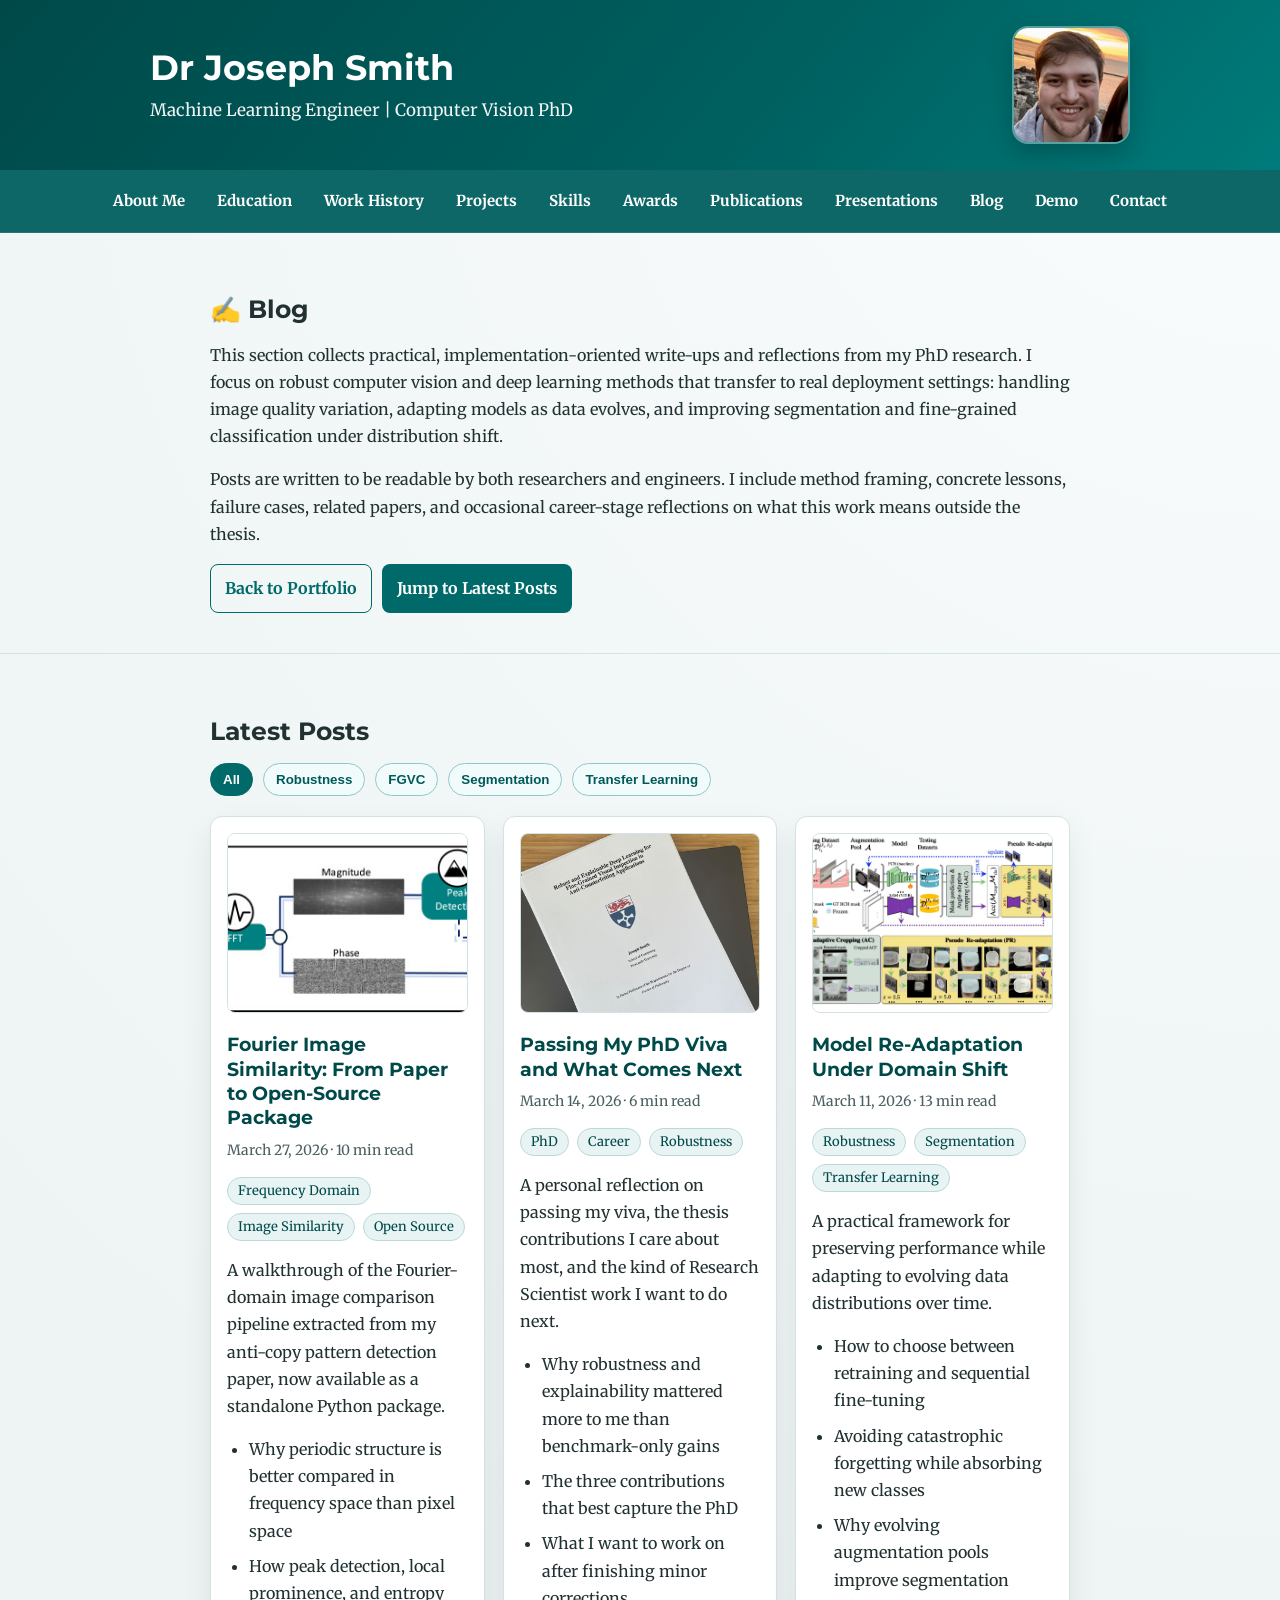
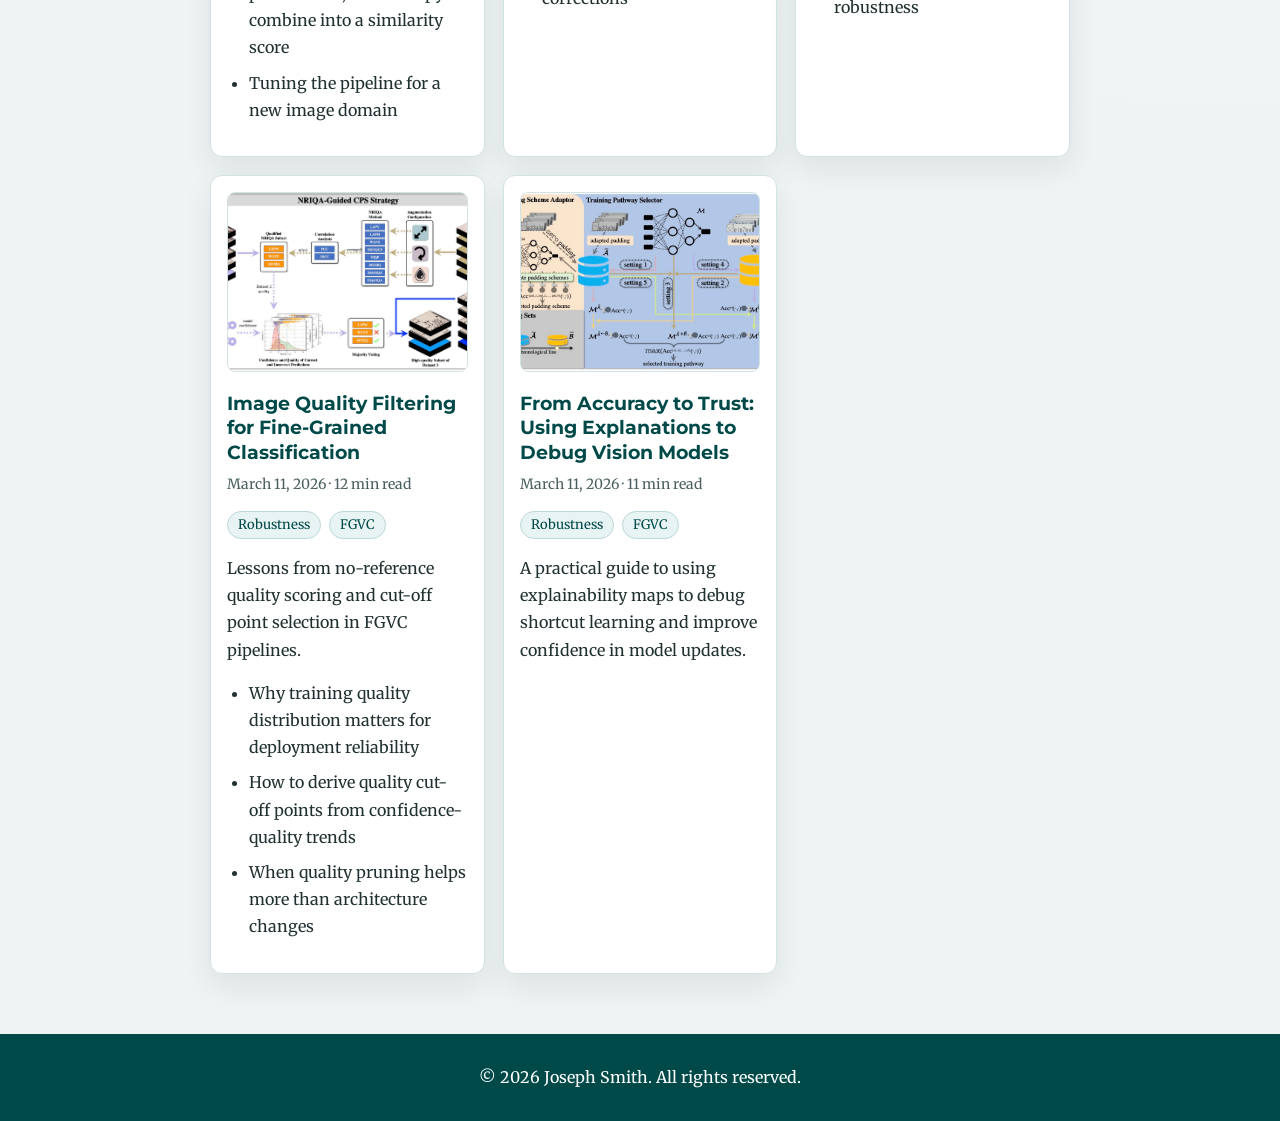
<file: blog/index.html>
<!DOCTYPE html>
<html lang="en">
<head>
    <meta charset="UTF-8">
    <meta name="viewport" content="width=device-width, initial-scale=1.0">
    <title>Joseph Smith - Blog</title>
    <link rel="stylesheet" href="../css/styles.css?v=1.3">
    <link href="https://fonts.googleapis.com/css2?family=Montserrat:wght@700&family=Merriweather:wght@400&display=swap" rel="stylesheet">
    <link rel="icon" type="image/x-icon" href="../images/your-headshot.jpg">
</head>
<body>
    <header>
        <div class="header-content">
            <div class="header-text">
                <h1>Dr Joseph Smith</h1>
                <p>Machine Learning Engineer | Computer Vision PhD</p>
            </div>
            <div class="header-image">
                <img src="../images/your-headshot.jpg" alt="Joseph Smith" class="profile-pic">
            </div>
        </div>
    </header>

    <nav>
        <ul>
            <li><a href="../index.html#about">About Me</a></li>
            <li><a href="../index.html#education">Education</a></li>
            <li><a href="../index.html#work-history">Work History</a></li>
            <li><a href="../index.html#projects">Projects</a></li>
            <li><a href="../index.html#skills">Skills</a></li>
            <li><a href="../index.html#awards">Awards</a></li>
            <li><a href="../index.html#publications">Publications</a></li>
            <li><a href="../index.html#presentations">Presentations</a></li>
            <li><a href="../blog/index.html">Blog</a></li>
            <li><a href="../demo.html">Demo</a></li>
            <li><a href="../index.html#contact">Contact</a></li>
        </ul>
    </nav>

    <section>
        <div class="blog-intro">
            <h2>✍️ Blog</h2>
            <p>This section collects practical, implementation-oriented write-ups and reflections from my PhD research. I focus on robust computer vision and deep learning methods that transfer to real deployment settings: handling image quality variation, adapting models as data evolves, and improving segmentation and fine-grained classification under distribution shift.</p>
            <p>Posts are written to be readable by both researchers and engineers. I include method framing, concrete lessons, failure cases, related papers, and occasional career-stage reflections on what this work means outside the thesis.</p>
            <div class="content-switcher">
                <a class="blog-button secondary" href="../index.html">Back to Portfolio</a>
                <a class="blog-button" href="#posts">Jump to Latest Posts</a>
            </div>
        </div>
    </section>

    <section id="posts">
        <div class="blog-listing">
            <h2>Latest Posts</h2>
            <div class="filter-controls" aria-label="Blog tag filters">
                <button class="filter-btn active" data-filter="all" type="button">All</button>
                <button class="filter-btn" data-filter="robustness" type="button">Robustness</button>
                <button class="filter-btn" data-filter="fgvc" type="button">FGVC</button>
                <button class="filter-btn" data-filter="segmentation" type="button">Segmentation</button>
                <button class="filter-btn" data-filter="transfer-learning" type="button">Transfer Learning</button>
            </div>
            <div class="blog-cards">
            <article class="blog-card" data-tags="robustness fgvc">
                <img src="../images/figure_mobile_phone_anti_copy.jpg" alt="Mobile phone image-based anti-copy pattern detection framework" class="blog-card-image">
                <h3><a href="posts/2026-03-27-fourier-image-similarity.html">Fourier Image Similarity: From Paper to Open-Source Package</a></h3>
                <p class="blog-meta">March 27, 2026 · 10 min read</p>
                <div class="tag-list">
                    <span class="tag-chip">Frequency Domain</span>
                    <span class="tag-chip">Image Similarity</span>
                    <span class="tag-chip">Open Source</span>
                </div>
                <p>A walkthrough of the Fourier-domain image comparison pipeline extracted from my anti-copy pattern detection paper, now available as a standalone Python package.</p>
                <ul>
                    <li>Why periodic structure is better compared in frequency space than pixel space</li>
                    <li>How peak detection, local prominence, and entropy combine into a similarity score</li>
                    <li>Tuning the pipeline for a new image domain</li>
                </ul>
            </article>
            <article class="blog-card" data-tags="robustness fgvc">
                <img src="../images/phd-thesis-cover.jpeg" alt="Printed PhD thesis cover for Robust and Explainable Deep Learning for Fine-Grained Visual Inspection in Anti-Counterfeiting Applications" class="blog-card-image">
                <h3><a href="posts/2026-03-14-passing-my-phd-viva-and-what-comes-next.html">Passing My PhD Viva and What Comes Next</a></h3>
                <p class="blog-meta">March 14, 2026 · 6 min read</p>
                <div class="tag-list">
                    <span class="tag-chip">PhD</span>
                    <span class="tag-chip">Career</span>
                    <span class="tag-chip">Robustness</span>
                </div>
                <p>A personal reflection on passing my viva, the thesis contributions I care about most, and the kind of Research Scientist work I want to do next.</p>
                <ul>
                    <li>Why robustness and explainability mattered more to me than benchmark-only gains</li>
                    <li>The three contributions that best capture the PhD</li>
                    <li>What I want to work on after finishing minor corrections</li>
                </ul>
            </article>
            <article class="blog-card" data-tags="robustness segmentation transfer-learning">
                <img src="../images/framework-2.jpg" alt="Augmentation-based model re-adaptation framework overview" class="blog-card-image">
                <h3><a href="posts/2026-03-11-model-readaptation-under-domain-shift.html">Model Re-Adaptation Under Domain Shift</a></h3>
                <p class="blog-meta">March 11, 2026 · 13 min read</p>
                <div class="tag-list">
                    <span class="tag-chip">Robustness</span>
                    <span class="tag-chip">Segmentation</span>
                    <span class="tag-chip">Transfer Learning</span>
                </div>
                <p>A practical framework for preserving performance while adapting to evolving data distributions over time.</p>
                <ul>
                    <li>How to choose between retraining and sequential fine-tuning</li>
                    <li>Avoiding catastrophic forgetting while absorbing new classes</li>
                    <li>Why evolving augmentation pools improve segmentation robustness</li>
                </ul>
            </article>
            <article class="blog-card" data-tags="robustness fgvc">
                <img src="../images/figure_quality_effects.jpg" alt="Quality effects on deep neural network classification" class="blog-card-image">
                <h3><a href="posts/2026-03-11-image-quality-filtering-for-fgvc.html">Image Quality Filtering for Fine-Grained Classification</a></h3>
                <p class="blog-meta">March 11, 2026 · 12 min read</p>
                <div class="tag-list">
                    <span class="tag-chip">Robustness</span>
                    <span class="tag-chip">FGVC</span>
                </div>
                <p>Lessons from no-reference quality scoring and cut-off point selection in FGVC pipelines.</p>
                <ul>
                    <li>Why training quality distribution matters for deployment reliability</li>
                    <li>How to derive quality cut-off points from confidence-quality trends</li>
                    <li>When quality pruning helps more than architecture changes</li>
                </ul>
            </article>
            <article class="blog-card" data-tags="robustness fgvc">
                <img src="../images/figure_robust_explainable.jpg" alt="Explainability analysis for robust fine-grained classification" class="blog-card-image">
                <h3><a href="posts/2026-03-11-from-accuracy-to-trust-using-explanations-to-debug-vision-models.html">From Accuracy to Trust: Using Explanations to Debug Vision Models</a></h3>
                <p class="blog-meta">March 11, 2026 · 11 min read</p>
                <div class="tag-list">
                    <span class="tag-chip">Robustness</span>
                    <span class="tag-chip">FGVC</span>
                </div>
                <p>A practical guide to using explainability maps to debug shortcut learning and improve confidence in model updates.</p>
            </article>
            </div>
        </div>
    </section>

    <footer>
        <p>&copy; 2026 Joseph Smith. All rights reserved.</p>
    </footer>

    <script>
        const filterButtons = document.querySelectorAll('.filter-btn');
        const cards = document.querySelectorAll('.blog-card');

        filterButtons.forEach((button) => {
            button.addEventListener('click', () => {
                const filter = button.dataset.filter;
                filterButtons.forEach((btn) => btn.classList.remove('active'));
                button.classList.add('active');

                cards.forEach((card) => {
                    const tags = (card.dataset.tags || '').split(' ');
                    const show = filter === 'all' || tags.includes(filter);
                    card.style.display = show ? '' : 'none';
                });
            });
        });
    </script>
</body>
</html>
</file>
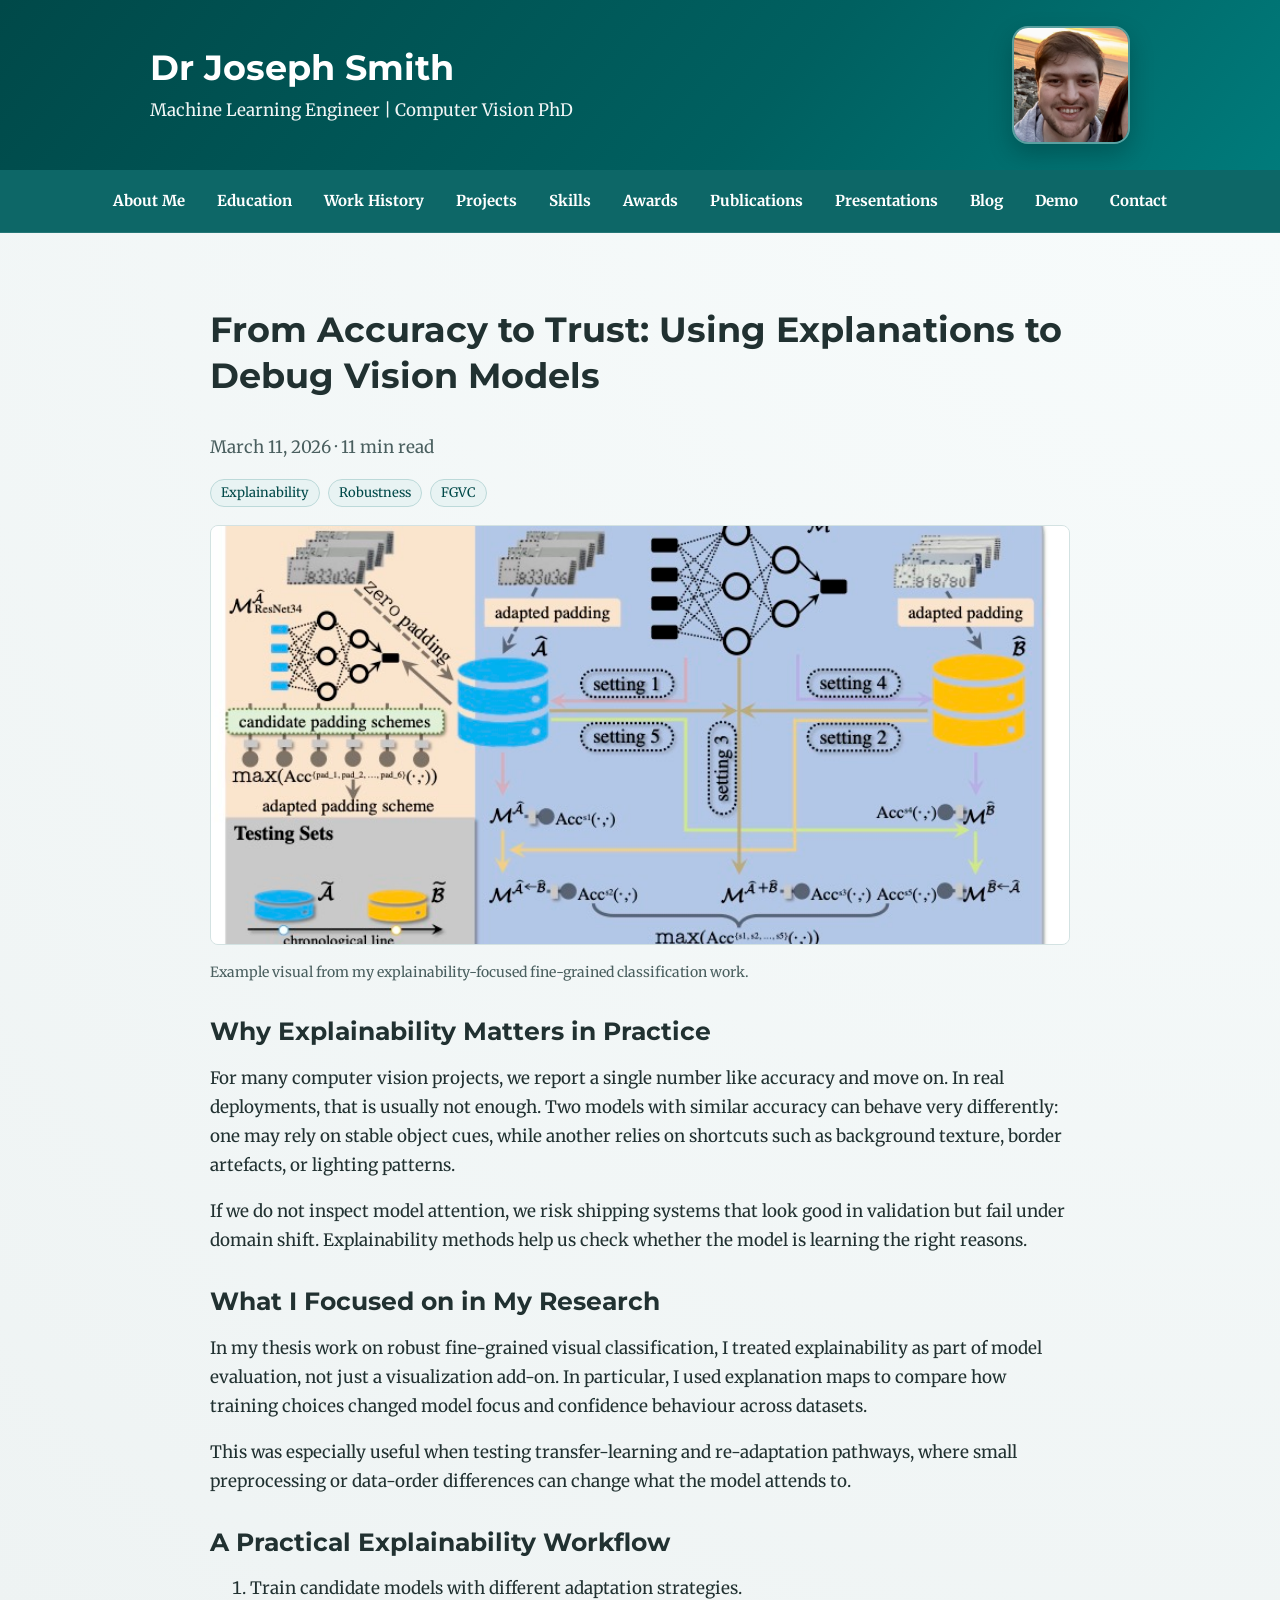
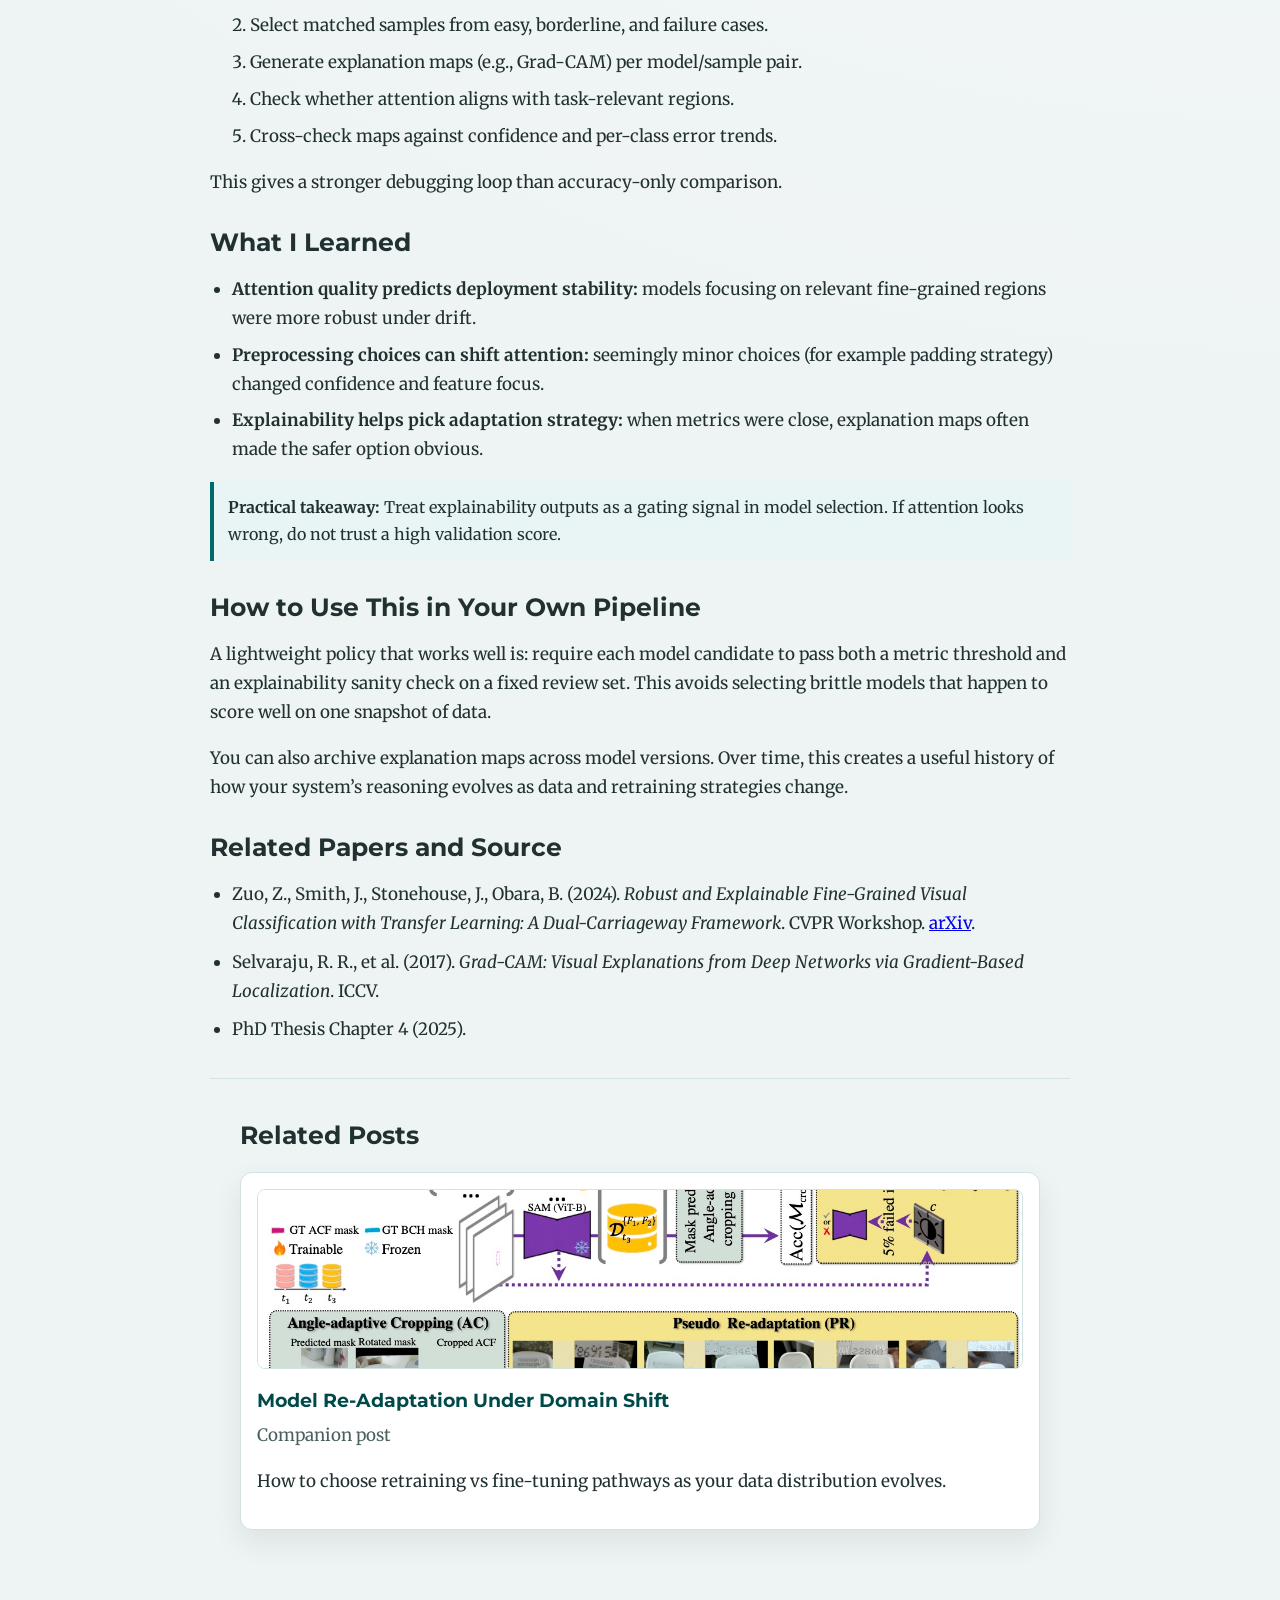
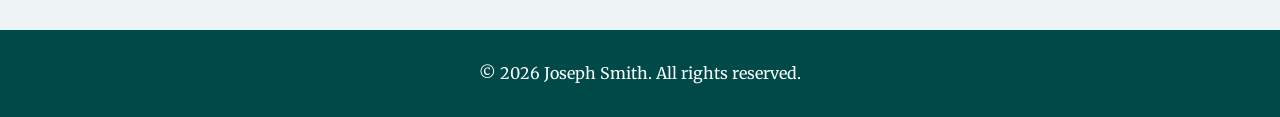
<file: blog/posts/2026-03-11-from-accuracy-to-trust-using-explanations-to-debug-vision-models.html>
<!DOCTYPE html>
<html lang="en">
<head>
    <meta charset="UTF-8">
    <meta name="viewport" content="width=device-width, initial-scale=1.0">
    <title>From Accuracy to Trust: Using Explanations to Debug Vision Models</title>
    <link rel="stylesheet" href="../../css/styles.css?v=1.3">
    <link href="https://fonts.googleapis.com/css2?family=Montserrat:wght@700&family=Merriweather:wght@400&display=swap" rel="stylesheet">
    <link rel="icon" type="image/x-icon" href="../../images/your-headshot.jpg">
</head>
<body>
    <header>
        <div class="header-content">
            <div class="header-text">
                <h1>Dr Joseph Smith</h1>
                <p>Machine Learning Engineer | Computer Vision PhD</p>
            </div>
            <div class="header-image">
                <img src="../../images/your-headshot.jpg" alt="Joseph Smith" class="profile-pic">
            </div>
        </div>
    </header>

    <nav>
        <ul>
            <li><a href="../../index.html#about">About Me</a></li>
            <li><a href="../../index.html#education">Education</a></li>
            <li><a href="../../index.html#work-history">Work History</a></li>
            <li><a href="../../index.html#projects">Projects</a></li>
            <li><a href="../../index.html#skills">Skills</a></li>
            <li><a href="../../index.html#awards">Awards</a></li>
            <li><a href="../../index.html#publications">Publications</a></li>
            <li><a href="../../index.html#presentations">Presentations</a></li>
            <li><a href="../index.html">Blog</a></li>
            <li><a href="../../demo.html">Demo</a></li>
            <li><a href="../../index.html#contact">Contact</a></li>
        </ul>
    </nav>

    <section>
        <article class="post-content">
    <h1>From Accuracy to Trust: Using Explanations to Debug Vision Models</h1>
    <p class="blog-meta">March 11, 2026 · 11 min read</p>
    <div class="tag-list">
        <span class="tag-chip">Explainability</span>
        <span class="tag-chip">Robustness</span>
        <span class="tag-chip">FGVC</span>
    </div>
    <figure class="post-hero">
        <img src="../../images/figure_robust_explainable.jpg" alt="Explainability analysis for robust fine-grained classification">
        <figcaption>Example visual from my explainability-focused fine-grained classification work.</figcaption>
    </figure>

    <h2>Why Explainability Matters in Practice</h2>
    <p>For many computer vision projects, we report a single number like accuracy and move on. In real deployments, that is usually not enough. Two models with similar accuracy can behave very differently: one may rely on stable object cues, while another relies on shortcuts such as background texture, border artefacts, or lighting patterns.</p>
    <p>If we do not inspect model attention, we risk shipping systems that look good in validation but fail under domain shift. Explainability methods help us check whether the model is learning the right reasons.</p>

    <h2>What I Focused on in My Research</h2>
    <p>In my thesis work on robust fine-grained visual classification, I treated explainability as part of model evaluation, not just a visualization add-on. In particular, I used explanation maps to compare how training choices changed model focus and confidence behaviour across datasets.</p>
    <p>This was especially useful when testing transfer-learning and re-adaptation pathways, where small preprocessing or data-order differences can change what the model attends to.</p>

    <h2>A Practical Explainability Workflow</h2>
    <ol>
        <li>Train candidate models with different adaptation strategies.</li>
        <li>Select matched samples from easy, borderline, and failure cases.</li>
        <li>Generate explanation maps (e.g., Grad-CAM) per model/sample pair.</li>
        <li>Check whether attention aligns with task-relevant regions.</li>
        <li>Cross-check maps against confidence and per-class error trends.</li>
    </ol>
    <p>This gives a stronger debugging loop than accuracy-only comparison.</p>

    <h2>What I Learned</h2>
    <ul>
        <li><strong>Attention quality predicts deployment stability:</strong> models focusing on relevant fine-grained regions were more robust under drift.</li>
        <li><strong>Preprocessing choices can shift attention:</strong> seemingly minor choices (for example padding strategy) changed confidence and feature focus.</li>
        <li><strong>Explainability helps pick adaptation strategy:</strong> when metrics were close, explanation maps often made the safer option obvious.</li>
    </ul>

    <div class="highlight">
        <strong>Practical takeaway:</strong> Treat explainability outputs as a gating signal in model selection. If attention looks wrong, do not trust a high validation score.
    </div>

    <h2>How to Use This in Your Own Pipeline</h2>
    <p>A lightweight policy that works well is: require each model candidate to pass both a metric threshold and an explainability sanity check on a fixed review set. This avoids selecting brittle models that happen to score well on one snapshot of data.</p>
    <p>You can also archive explanation maps across model versions. Over time, this creates a useful history of how your system’s reasoning evolves as data and retraining strategies change.</p>

    <h2>Related Papers and Source</h2>
    <ul class="citation-list">
        <li>Zuo, Z., Smith, J., Stonehouse, J., Obara, B. (2024). <em>Robust and Explainable Fine-Grained Visual Classification with Transfer Learning: A Dual-Carriageway Framework</em>. CVPR Workshop. <a href="https://arxiv.org/abs/2405.05853" target="_blank">arXiv</a>.</li>
        <li>Selvaraju, R. R., et al. (2017). <em>Grad-CAM: Visual Explanations from Deep Networks via Gradient-Based Localization</em>. ICCV.</li>
        <li>PhD Thesis Chapter 4 (2025).</li>
    </ul>

    <section class="related-posts">
        <h2>Related Posts</h2>
        <div class="blog-cards">
            <article class="blog-card">
                <img src="../../images/framework-2.jpg" alt="Re-adaptation framework figure" class="blog-card-image">
                <h3><a href="2026-03-11-model-readaptation-under-domain-shift.html">Model Re-Adaptation Under Domain Shift</a></h3>
                <p class="blog-meta">Companion post</p>
                <p>How to choose retraining vs fine-tuning pathways as your data distribution evolves.</p>
            </article>
        </div>
    </section>
</article>

    </section>

    <footer>
        <p>&copy; 2026 Joseph Smith. All rights reserved.</p>
    </footer>
</body>
</html>
</file>
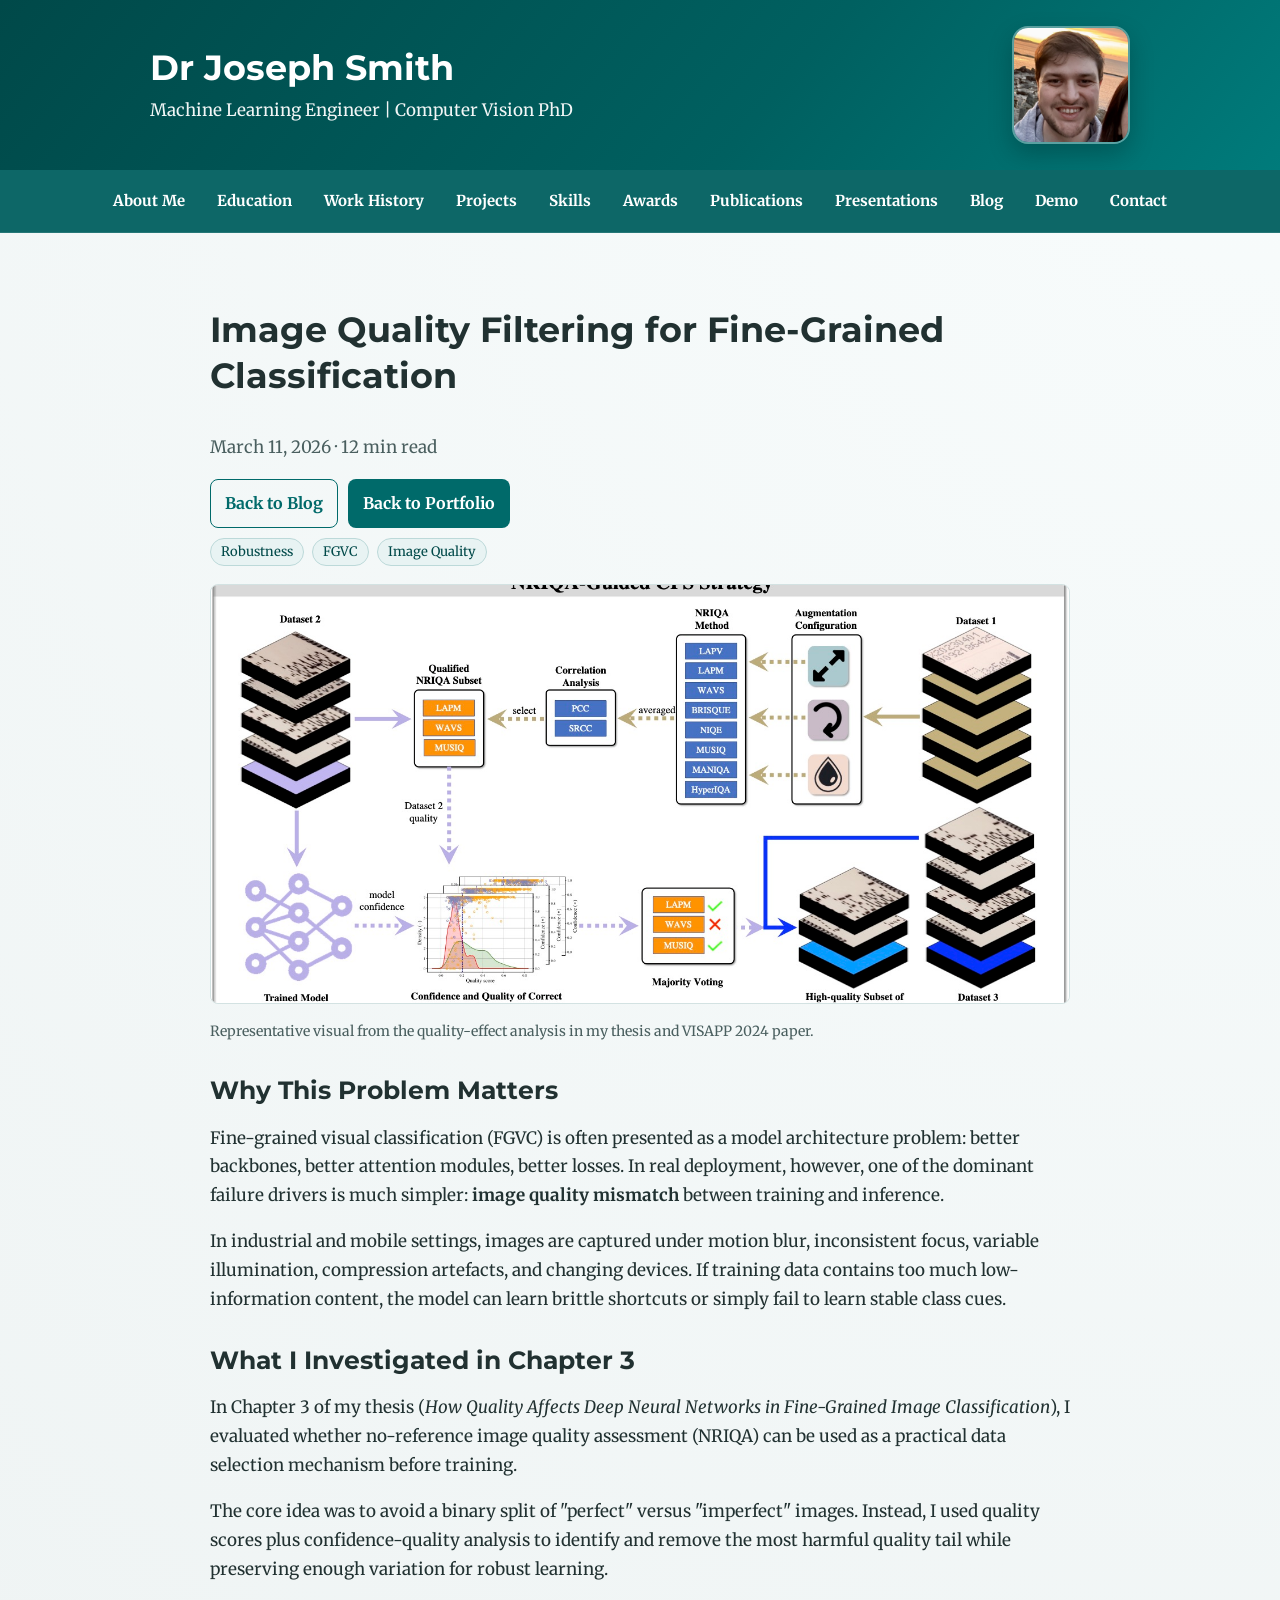
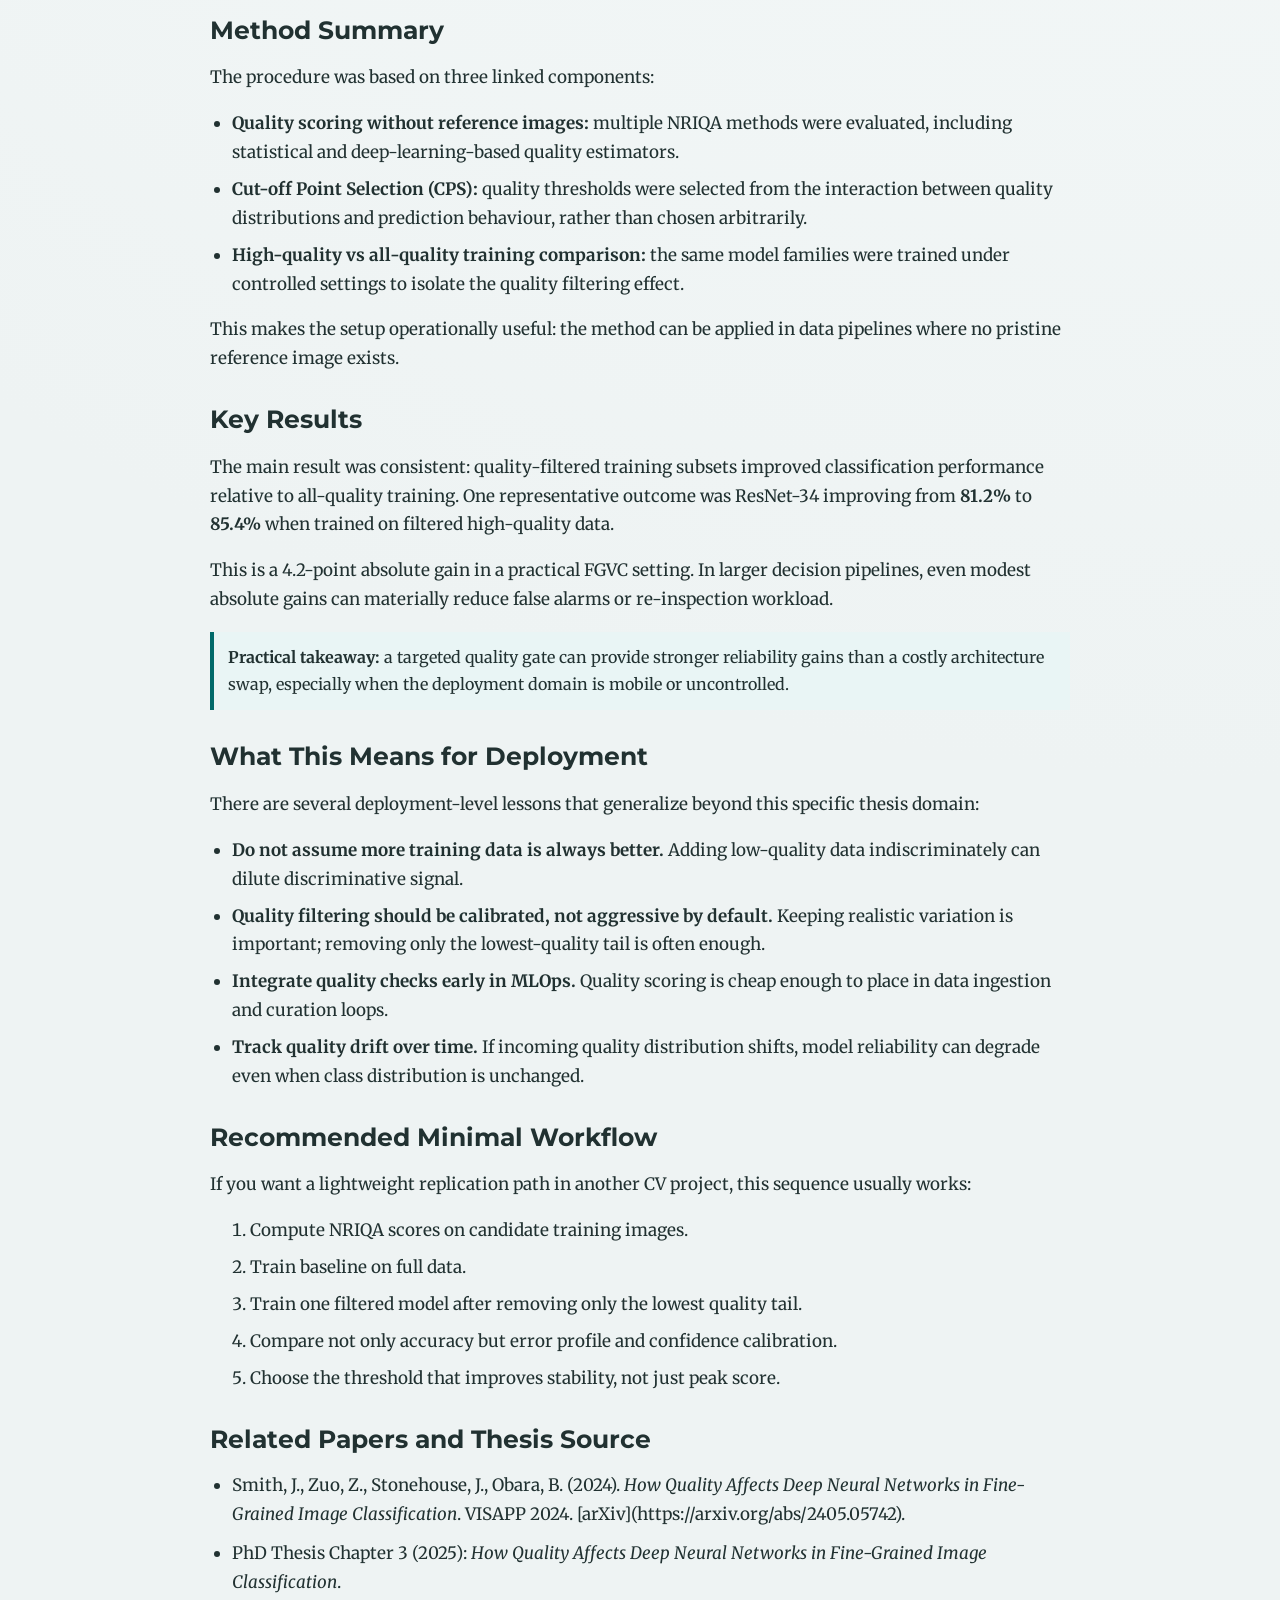
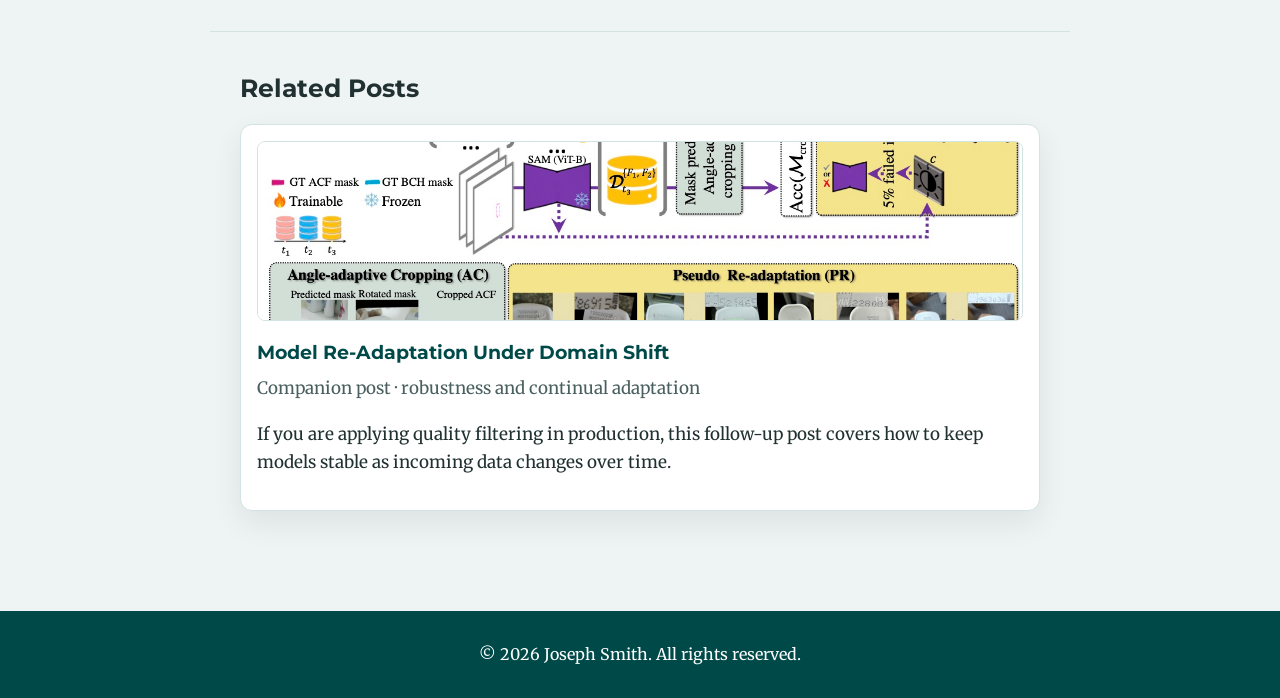
<file: blog/posts/2026-03-11-image-quality-filtering-for-fgvc.html>
<!DOCTYPE html>
<html lang="en">
<head>
    <meta charset="UTF-8">
    <meta name="viewport" content="width=device-width, initial-scale=1.0">
    <title>Image Quality Filtering for Fine-Grained Classification</title>
    <link rel="stylesheet" href="../../css/styles.css?v=1.3">
    <link href="https://fonts.googleapis.com/css2?family=Montserrat:wght@700&family=Merriweather:wght@400&display=swap" rel="stylesheet">
    <link rel="icon" type="image/x-icon" href="../../images/your-headshot.jpg">
</head>
<body>
    <header>
        <div class="header-content">
            <div class="header-text">
                <h1>Dr Joseph Smith</h1>
                <p>Machine Learning Engineer | Computer Vision PhD</p>
            </div>
            <div class="header-image">
                <img src="../../images/your-headshot.jpg" alt="Joseph Smith" class="profile-pic">
            </div>
        </div>
    </header>

    <nav>
        <ul>
            <li><a href="../../index.html#about">About Me</a></li>
            <li><a href="../../index.html#education">Education</a></li>
            <li><a href="../../index.html#work-history">Work History</a></li>
            <li><a href="../../index.html#projects">Projects</a></li>
            <li><a href="../../index.html#skills">Skills</a></li>
            <li><a href="../../index.html#awards">Awards</a></li>
            <li><a href="../../index.html#publications">Publications</a></li>
            <li><a href="../../index.html#presentations">Presentations</a></li>
            <li><a href="../index.html">Blog</a></li>
            <li><a href="../../demo.html">Demo</a></li>
            <li><a href="../../index.html#contact">Contact</a></li>
        </ul>
    </nav>

    <section>
        <article class="post-content">
            <h1>Image Quality Filtering for Fine-Grained Classification</h1>
            <p class="blog-meta">March 11, 2026 · 12 min read</p>
            <div class="content-switcher">
                <a class="blog-button secondary" href="../index.html">Back to Blog</a>
                <a class="blog-button" href="../../index.html">Back to Portfolio</a>
            </div>
            <div class="tag-list">
                <span class="tag-chip">Robustness</span>
                <span class="tag-chip">FGVC</span>
                <span class="tag-chip">Image Quality</span>
            </div>
            <figure class="post-hero">
                <img src="../../images/figure_quality_effects.jpg" alt="Figure illustrating how image quality affects deep neural network classification">
                <figcaption>Representative visual from the quality-effect analysis in my thesis and VISAPP 2024 paper.</figcaption>
            </figure>

            <h2>Why This Problem Matters</h2>
            <p>Fine-grained visual classification (FGVC) is often presented as a model architecture problem: better backbones, better attention modules, better losses. In real deployment, however, one of the dominant failure drivers is much simpler: <strong>image quality mismatch</strong> between training and inference.</p>
            <p>In industrial and mobile settings, images are captured under motion blur, inconsistent focus, variable illumination, compression artefacts, and changing devices. If training data contains too much low-information content, the model can learn brittle shortcuts or simply fail to learn stable class cues.</p>

            <h2>What I Investigated in Chapter 3</h2>
            <p>In Chapter 3 of my thesis (<em>How Quality Affects Deep Neural Networks in Fine-Grained Image Classification</em>), I evaluated whether no-reference image quality assessment (NRIQA) can be used as a practical data selection mechanism before training.</p>
            <p>The core idea was to avoid a binary split of "perfect" versus "imperfect" images. Instead, I used quality scores plus confidence-quality analysis to identify and remove the most harmful quality tail while preserving enough variation for robust learning.</p>

            <h2>Method Summary</h2>
            <p>The procedure was based on three linked components:</p>
            <ul>
                <li><strong>Quality scoring without reference images:</strong> multiple NRIQA methods were evaluated, including statistical and deep-learning-based quality estimators.</li>
                <li><strong>Cut-off Point Selection (CPS):</strong> quality thresholds were selected from the interaction between quality distributions and prediction behaviour, rather than chosen arbitrarily.</li>
                <li><strong>High-quality vs all-quality training comparison:</strong> the same model families were trained under controlled settings to isolate the quality filtering effect.</li>
            </ul>
            <p>This makes the setup operationally useful: the method can be applied in data pipelines where no pristine reference image exists.</p>

            <h2>Key Results</h2>
            <p>The main result was consistent: quality-filtered training subsets improved classification performance relative to all-quality training. One representative outcome was ResNet-34 improving from <strong>81.2%</strong> to <strong>85.4%</strong> when trained on filtered high-quality data.</p>
            <p>This is a 4.2-point absolute gain in a practical FGVC setting. In larger decision pipelines, even modest absolute gains can materially reduce false alarms or re-inspection workload.</p>

            <div class="highlight">
                <strong>Practical takeaway:</strong> a targeted quality gate can provide stronger reliability gains than a costly architecture swap, especially when the deployment domain is mobile or uncontrolled.
            </div>

            <h2>What This Means for Deployment</h2>
            <p>There are several deployment-level lessons that generalize beyond this specific thesis domain:</p>
            <ul>
                <li><strong>Do not assume more training data is always better.</strong> Adding low-quality data indiscriminately can dilute discriminative signal.</li>
                <li><strong>Quality filtering should be calibrated, not aggressive by default.</strong> Keeping realistic variation is important; removing only the lowest-quality tail is often enough.</li>
                <li><strong>Integrate quality checks early in MLOps.</strong> Quality scoring is cheap enough to place in data ingestion and curation loops.</li>
                <li><strong>Track quality drift over time.</strong> If incoming quality distribution shifts, model reliability can degrade even when class distribution is unchanged.</li>
            </ul>

            <h2>Recommended Minimal Workflow</h2>
            <p>If you want a lightweight replication path in another CV project, this sequence usually works:</p>
            <ol>
                <li>Compute NRIQA scores on candidate training images.</li>
                <li>Train baseline on full data.</li>
                <li>Train one filtered model after removing only the lowest quality tail.</li>
                <li>Compare not only accuracy but error profile and confidence calibration.</li>
                <li>Choose the threshold that improves stability, not just peak score.</li>
            </ol>

            <h2>Related Papers and Thesis Source</h2>
            <ul class="citation-list">
                <li>Smith, J., Zuo, Z., Stonehouse, J., Obara, B. (2024). <em>How Quality Affects Deep Neural Networks in Fine-Grained Image Classification</em>. VISAPP 2024. [arXiv](https://arxiv.org/abs/2405.05742).</li>
                <li>PhD Thesis Chapter 3 (2025): <em>How Quality Affects Deep Neural Networks in Fine-Grained Image Classification</em>.</li>
            </ul>

            <section class="related-posts">
                <h2>Related Posts</h2>
                <div class="blog-cards">
                    <article class="blog-card">
                        <img src="../../images/framework-2.jpg" alt="Model re-adaptation framework figure" class="blog-card-image">
                        <h3><a href="2026-03-11-model-readaptation-under-domain-shift.html">Model Re-Adaptation Under Domain Shift</a></h3>
                        <p class="blog-meta">Companion post · robustness and continual adaptation</p>
                        <p>If you are applying quality filtering in production, this follow-up post covers how to keep models stable as incoming data changes over time.</p>
                    </article>
                </div>
            </section>
        </article>
    </section>

    <footer>
        <p>&copy; 2026 Joseph Smith. All rights reserved.</p>
    </footer>
</body>
</html>
</file>
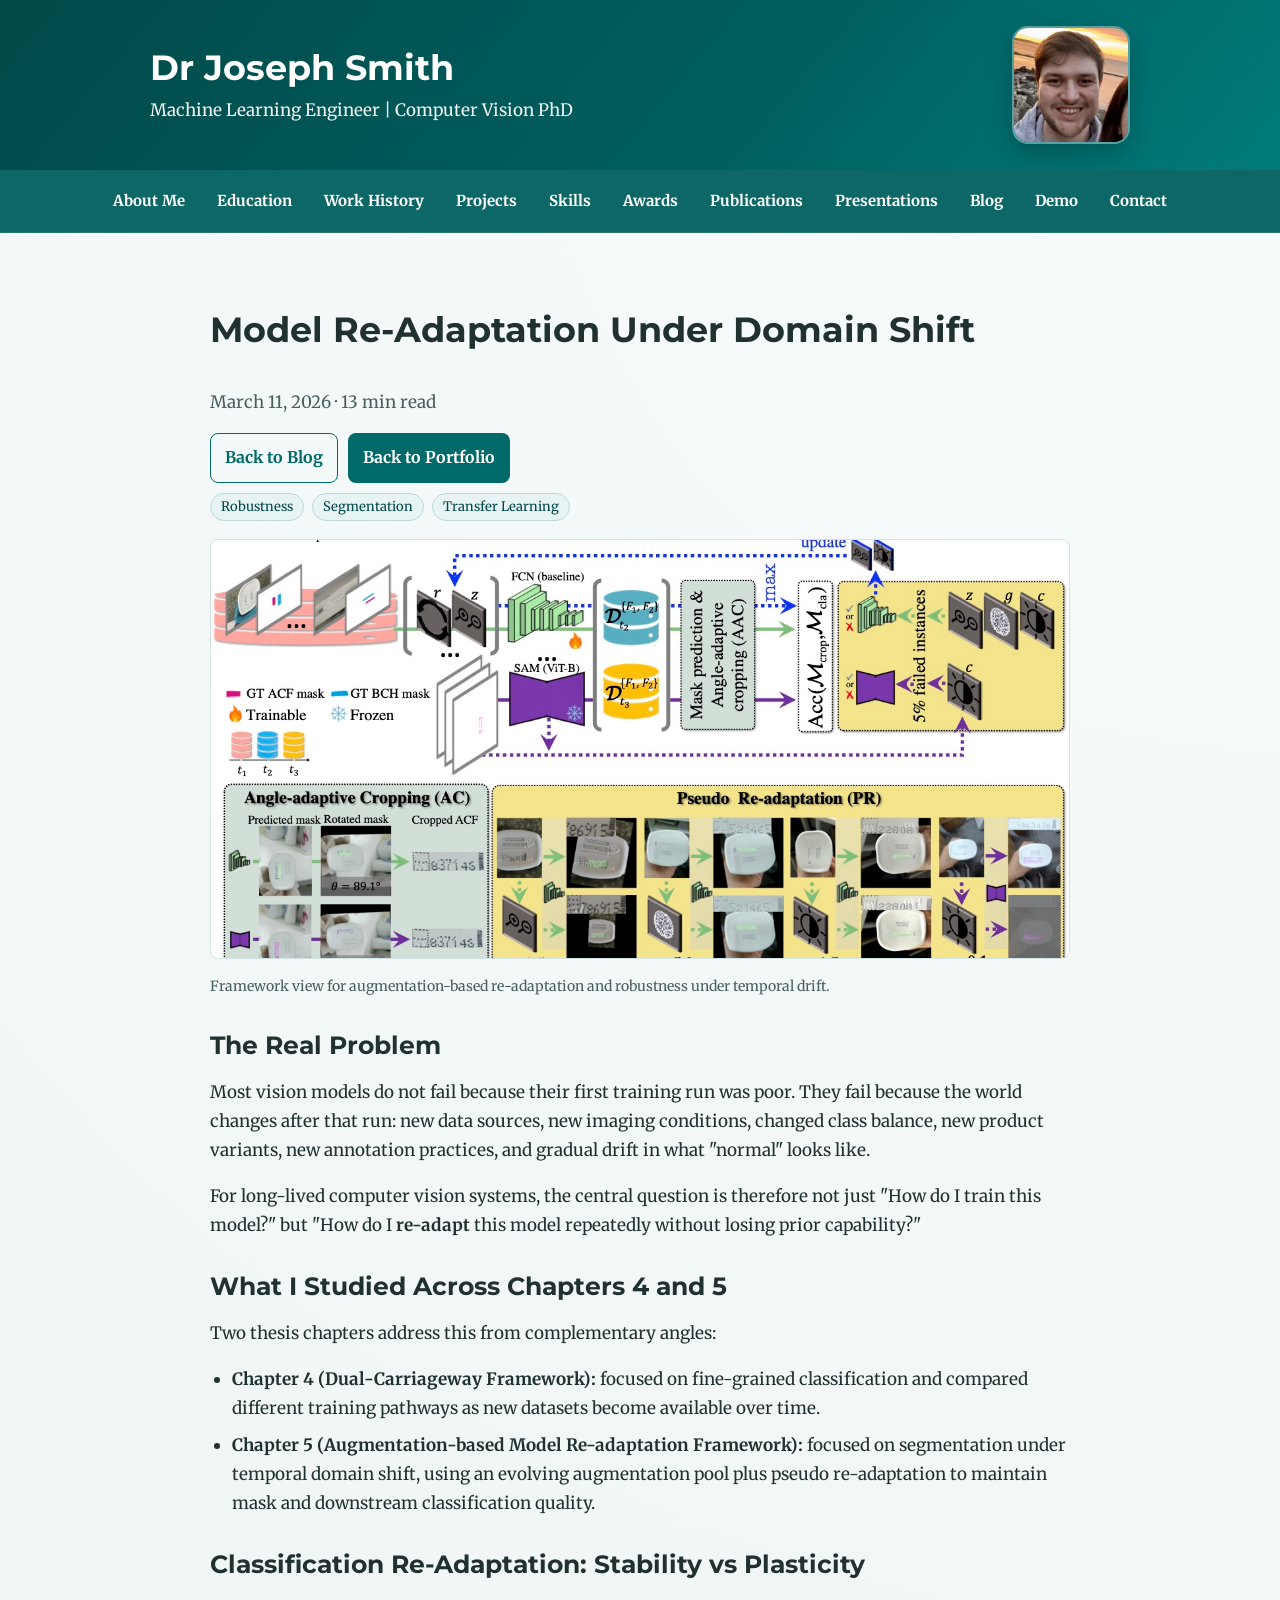
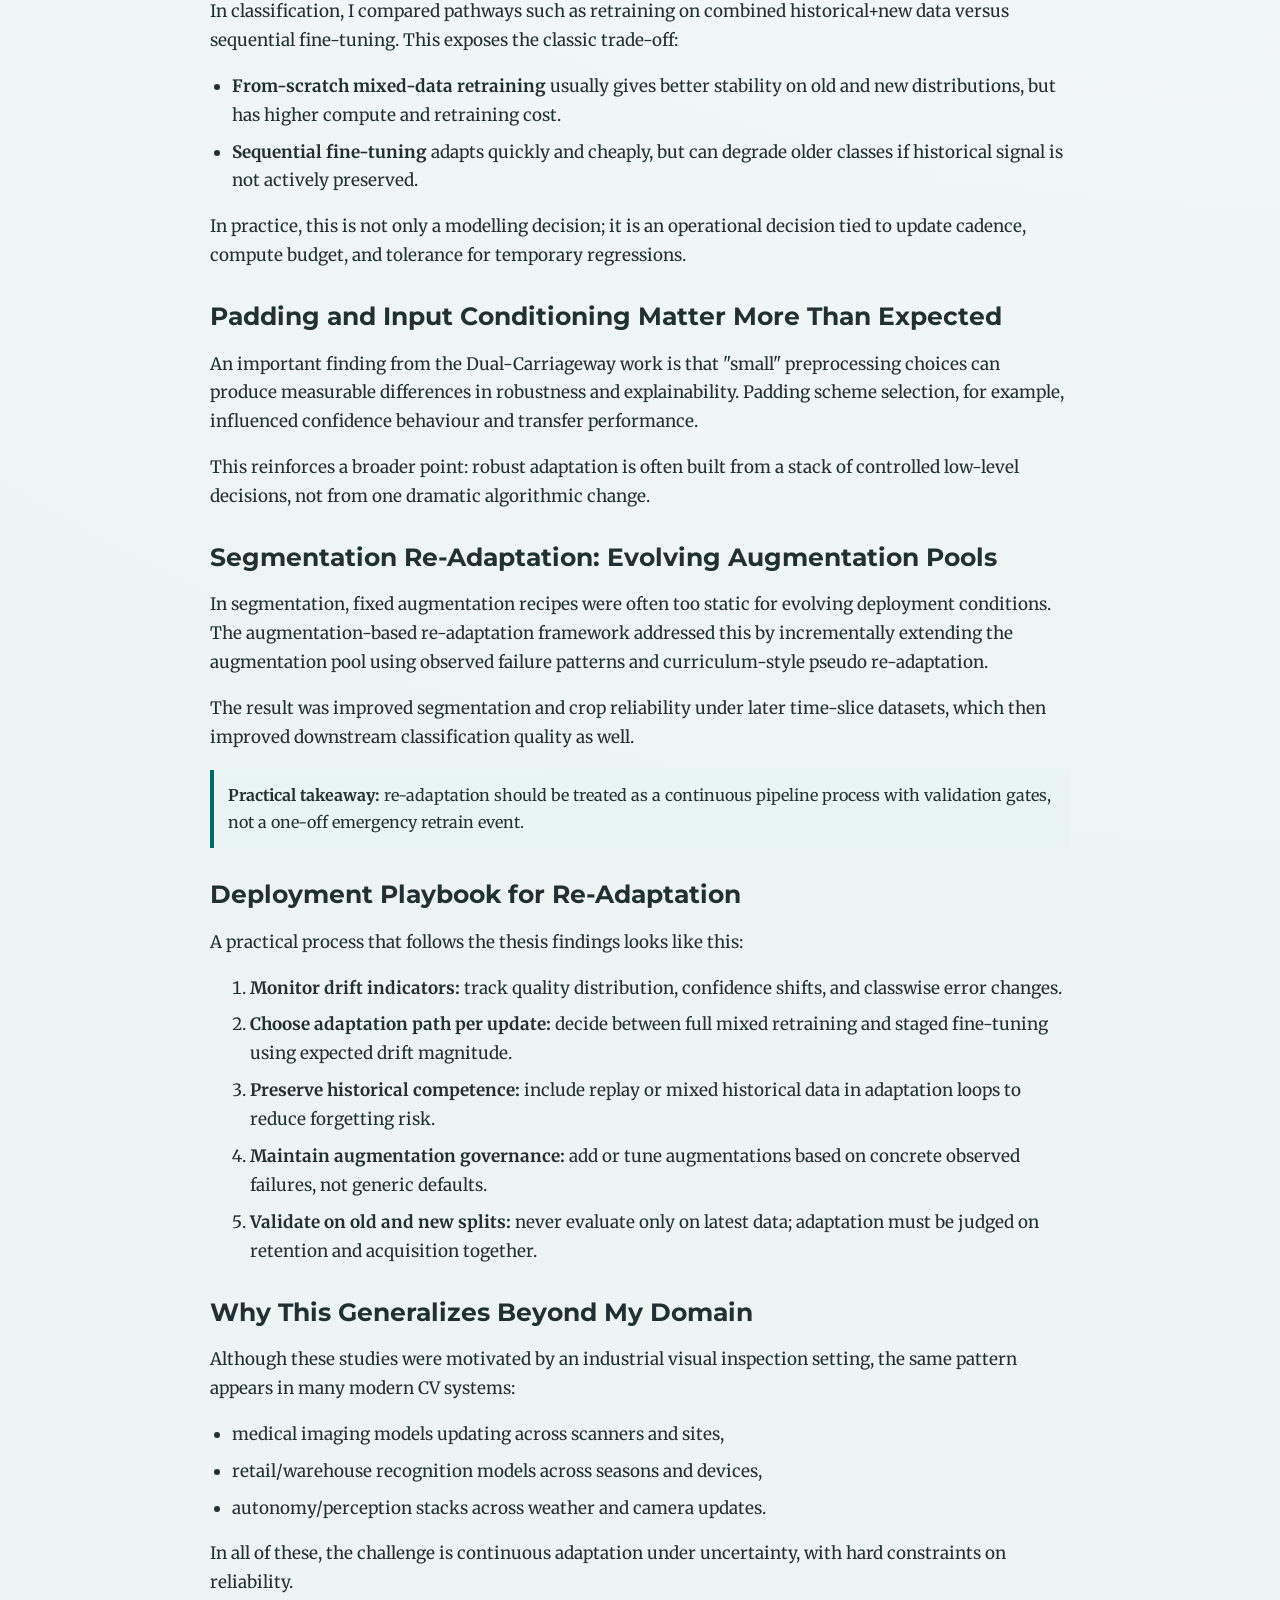
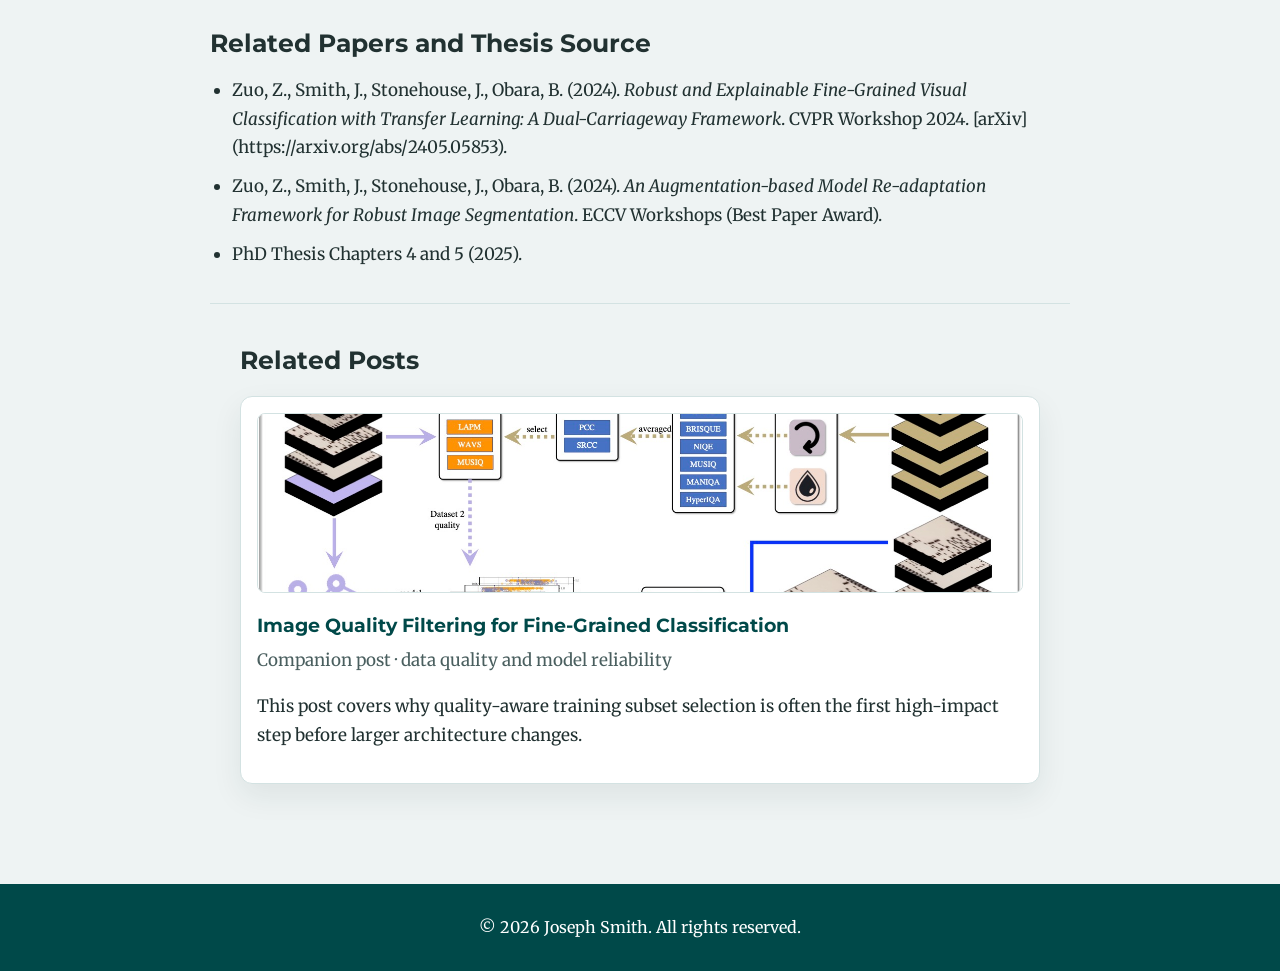
<file: blog/posts/2026-03-11-model-readaptation-under-domain-shift.html>
<!DOCTYPE html>
<html lang="en">
<head>
    <meta charset="UTF-8">
    <meta name="viewport" content="width=device-width, initial-scale=1.0">
    <title>Model Re-Adaptation Under Domain Shift</title>
    <link rel="stylesheet" href="../../css/styles.css?v=1.3">
    <link href="https://fonts.googleapis.com/css2?family=Montserrat:wght@700&family=Merriweather:wght@400&display=swap" rel="stylesheet">
    <link rel="icon" type="image/x-icon" href="../../images/your-headshot.jpg">
</head>
<body>
    <header>
        <div class="header-content">
            <div class="header-text">
                <h1>Dr Joseph Smith</h1>
                <p>Machine Learning Engineer | Computer Vision PhD</p>
            </div>
            <div class="header-image">
                <img src="../../images/your-headshot.jpg" alt="Joseph Smith" class="profile-pic">
            </div>
        </div>
    </header>

    <nav>
        <ul>
            <li><a href="../../index.html#about">About Me</a></li>
            <li><a href="../../index.html#education">Education</a></li>
            <li><a href="../../index.html#work-history">Work History</a></li>
            <li><a href="../../index.html#projects">Projects</a></li>
            <li><a href="../../index.html#skills">Skills</a></li>
            <li><a href="../../index.html#awards">Awards</a></li>
            <li><a href="../../index.html#publications">Publications</a></li>
            <li><a href="../../index.html#presentations">Presentations</a></li>
            <li><a href="../index.html">Blog</a></li>
            <li><a href="../../demo.html">Demo</a></li>
            <li><a href="../../index.html#contact">Contact</a></li>
        </ul>
    </nav>

    <section>
        <article class="post-content">
            <h1>Model Re-Adaptation Under Domain Shift</h1>
            <p class="blog-meta">March 11, 2026 · 13 min read</p>
            <div class="content-switcher">
                <a class="blog-button secondary" href="../index.html">Back to Blog</a>
                <a class="blog-button" href="../../index.html">Back to Portfolio</a>
            </div>
            <div class="tag-list">
                <span class="tag-chip">Robustness</span>
                <span class="tag-chip">Segmentation</span>
                <span class="tag-chip">Transfer Learning</span>
            </div>
            <figure class="post-hero">
                <img src="../../images/framework-2.jpg" alt="Augmentation-based model re-adaptation framework illustration">
                <figcaption>Framework view for augmentation-based re-adaptation and robustness under temporal drift.</figcaption>
            </figure>

            <h2>The Real Problem</h2>
            <p>Most vision models do not fail because their first training run was poor. They fail because the world changes after that run: new data sources, new imaging conditions, changed class balance, new product variants, new annotation practices, and gradual drift in what "normal" looks like.</p>
            <p>For long-lived computer vision systems, the central question is therefore not just "How do I train this model?" but "How do I <strong>re-adapt</strong> this model repeatedly without losing prior capability?"</p>

            <h2>What I Studied Across Chapters 4 and 5</h2>
            <p>Two thesis chapters address this from complementary angles:</p>
            <ul>
                <li><strong>Chapter 4 (Dual-Carriageway Framework):</strong> focused on fine-grained classification and compared different training pathways as new datasets become available over time.</li>
                <li><strong>Chapter 5 (Augmentation-based Model Re-adaptation Framework):</strong> focused on segmentation under temporal domain shift, using an evolving augmentation pool plus pseudo re-adaptation to maintain mask and downstream classification quality.</li>
            </ul>

            <h2>Classification Re-Adaptation: Stability vs Plasticity</h2>
            <p>In classification, I compared pathways such as retraining on combined historical+new data versus sequential fine-tuning. This exposes the classic trade-off:</p>
            <ul>
                <li><strong>From-scratch mixed-data retraining</strong> usually gives better stability on old and new distributions, but has higher compute and retraining cost.</li>
                <li><strong>Sequential fine-tuning</strong> adapts quickly and cheaply, but can degrade older classes if historical signal is not actively preserved.</li>
            </ul>
            <p>In practice, this is not only a modelling decision; it is an operational decision tied to update cadence, compute budget, and tolerance for temporary regressions.</p>

            <h2>Padding and Input Conditioning Matter More Than Expected</h2>
            <p>An important finding from the Dual-Carriageway work is that "small" preprocessing choices can produce measurable differences in robustness and explainability. Padding scheme selection, for example, influenced confidence behaviour and transfer performance.</p>
            <p>This reinforces a broader point: robust adaptation is often built from a stack of controlled low-level decisions, not from one dramatic algorithmic change.</p>

            <h2>Segmentation Re-Adaptation: Evolving Augmentation Pools</h2>
            <p>In segmentation, fixed augmentation recipes were often too static for evolving deployment conditions. The augmentation-based re-adaptation framework addressed this by incrementally extending the augmentation pool using observed failure patterns and curriculum-style pseudo re-adaptation.</p>
            <p>The result was improved segmentation and crop reliability under later time-slice datasets, which then improved downstream classification quality as well.</p>

            <div class="highlight">
                <strong>Practical takeaway:</strong> re-adaptation should be treated as a continuous pipeline process with validation gates, not a one-off emergency retrain event.
            </div>

            <h2>Deployment Playbook for Re-Adaptation</h2>
            <p>A practical process that follows the thesis findings looks like this:</p>
            <ol>
                <li><strong>Monitor drift indicators:</strong> track quality distribution, confidence shifts, and classwise error changes.</li>
                <li><strong>Choose adaptation path per update:</strong> decide between full mixed retraining and staged fine-tuning using expected drift magnitude.</li>
                <li><strong>Preserve historical competence:</strong> include replay or mixed historical data in adaptation loops to reduce forgetting risk.</li>
                <li><strong>Maintain augmentation governance:</strong> add or tune augmentations based on concrete observed failures, not generic defaults.</li>
                <li><strong>Validate on old and new splits:</strong> never evaluate only on latest data; adaptation must be judged on retention and acquisition together.</li>
            </ol>

            <h2>Why This Generalizes Beyond My Domain</h2>
            <p>Although these studies were motivated by an industrial visual inspection setting, the same pattern appears in many modern CV systems:</p>
            <ul>
                <li>medical imaging models updating across scanners and sites,</li>
                <li>retail/warehouse recognition models across seasons and devices,</li>
                <li>autonomy/perception stacks across weather and camera updates.</li>
            </ul>
            <p>In all of these, the challenge is continuous adaptation under uncertainty, with hard constraints on reliability.</p>

            <h2>Related Papers and Thesis Source</h2>
            <ul class="citation-list">
                <li>Zuo, Z., Smith, J., Stonehouse, J., Obara, B. (2024). <em>Robust and Explainable Fine-Grained Visual Classification with Transfer Learning: A Dual-Carriageway Framework</em>. CVPR Workshop 2024. [arXiv](https://arxiv.org/abs/2405.05853).</li>
                <li>Zuo, Z., Smith, J., Stonehouse, J., Obara, B. (2024). <em>An Augmentation-based Model Re-adaptation Framework for Robust Image Segmentation</em>. ECCV Workshops (Best Paper Award).</li>
                <li>PhD Thesis Chapters 4 and 5 (2025).</li>
            </ul>

            <section class="related-posts">
                <h2>Related Posts</h2>
                <div class="blog-cards">
                    <article class="blog-card">
                        <img src="../../images/figure_quality_effects.jpg" alt="Quality effects figure for FGVC" class="blog-card-image">
                        <h3><a href="2026-03-11-image-quality-filtering-for-fgvc.html">Image Quality Filtering for Fine-Grained Classification</a></h3>
                        <p class="blog-meta">Companion post · data quality and model reliability</p>
                        <p>This post covers why quality-aware training subset selection is often the first high-impact step before larger architecture changes.</p>
                    </article>
                </div>
            </section>
        </article>
    </section>

    <footer>
        <p>&copy; 2026 Joseph Smith. All rights reserved.</p>
    </footer>
</body>
</html>
</file>
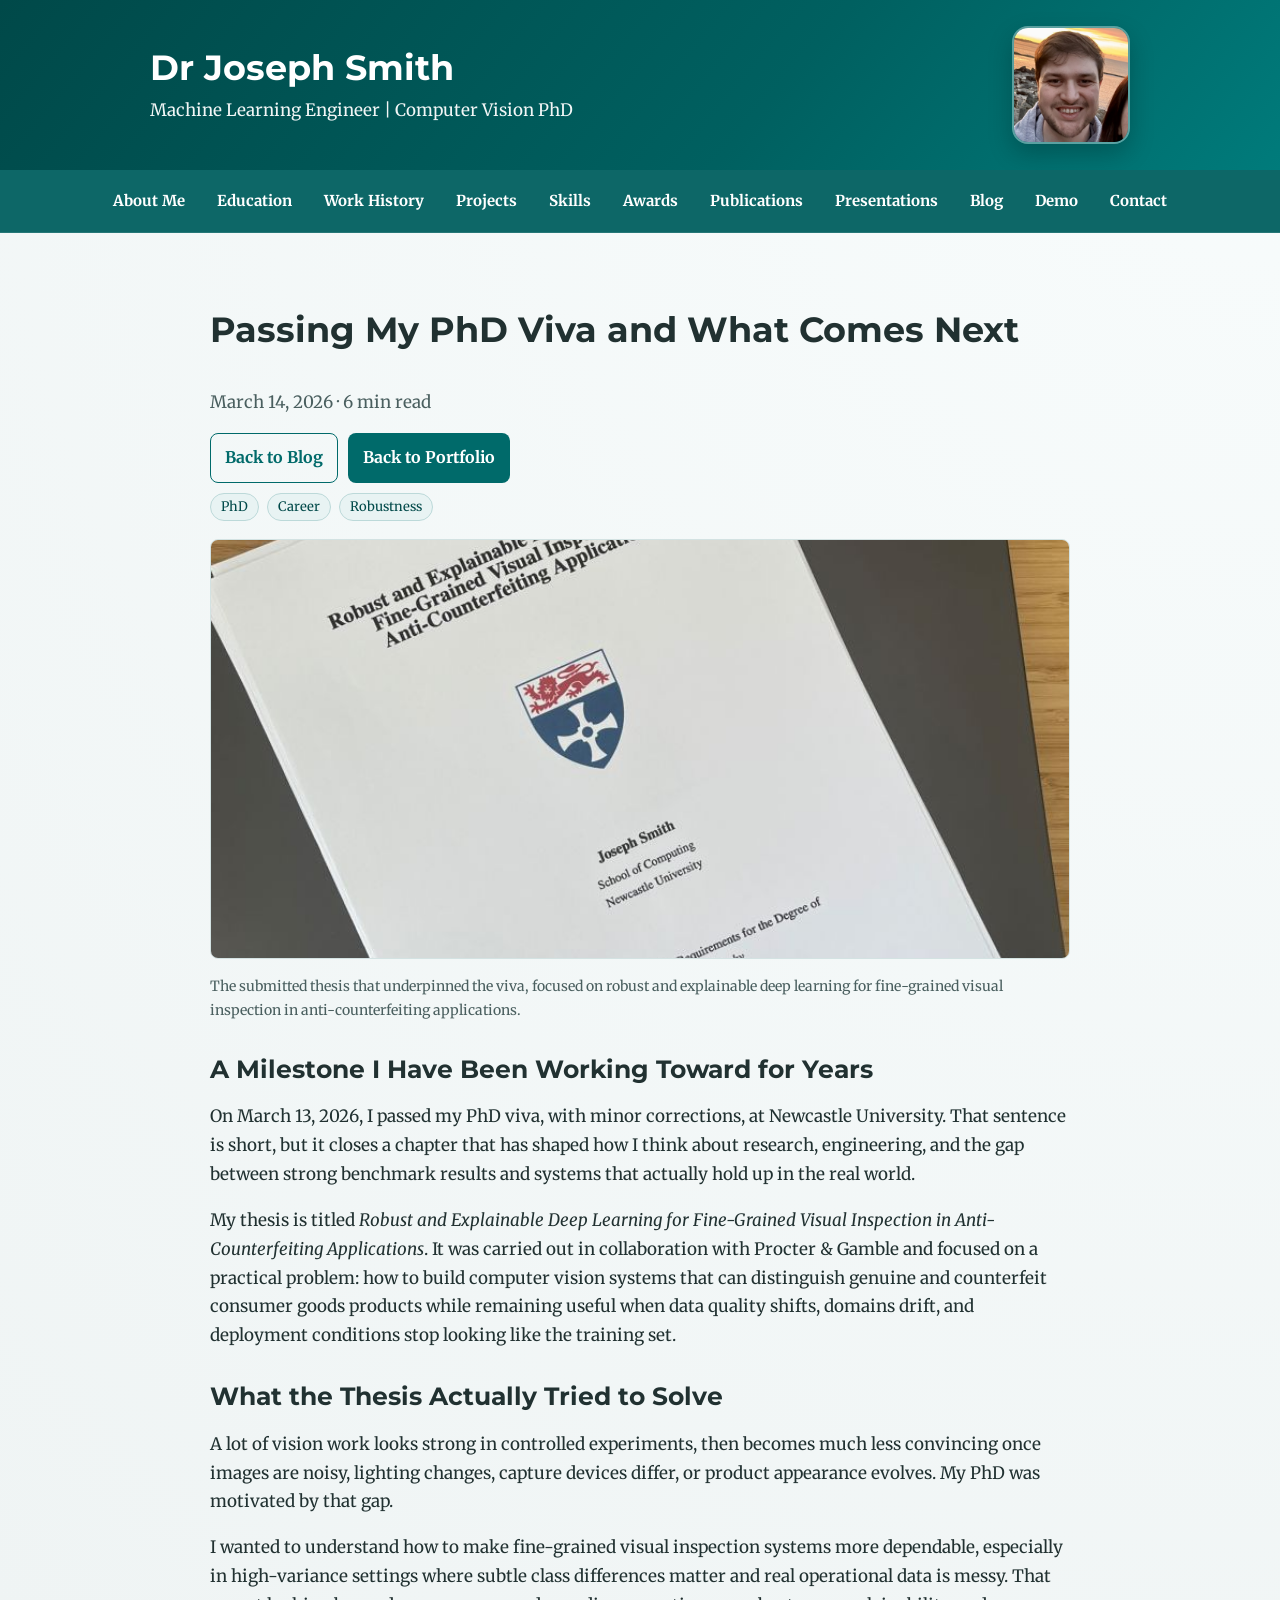
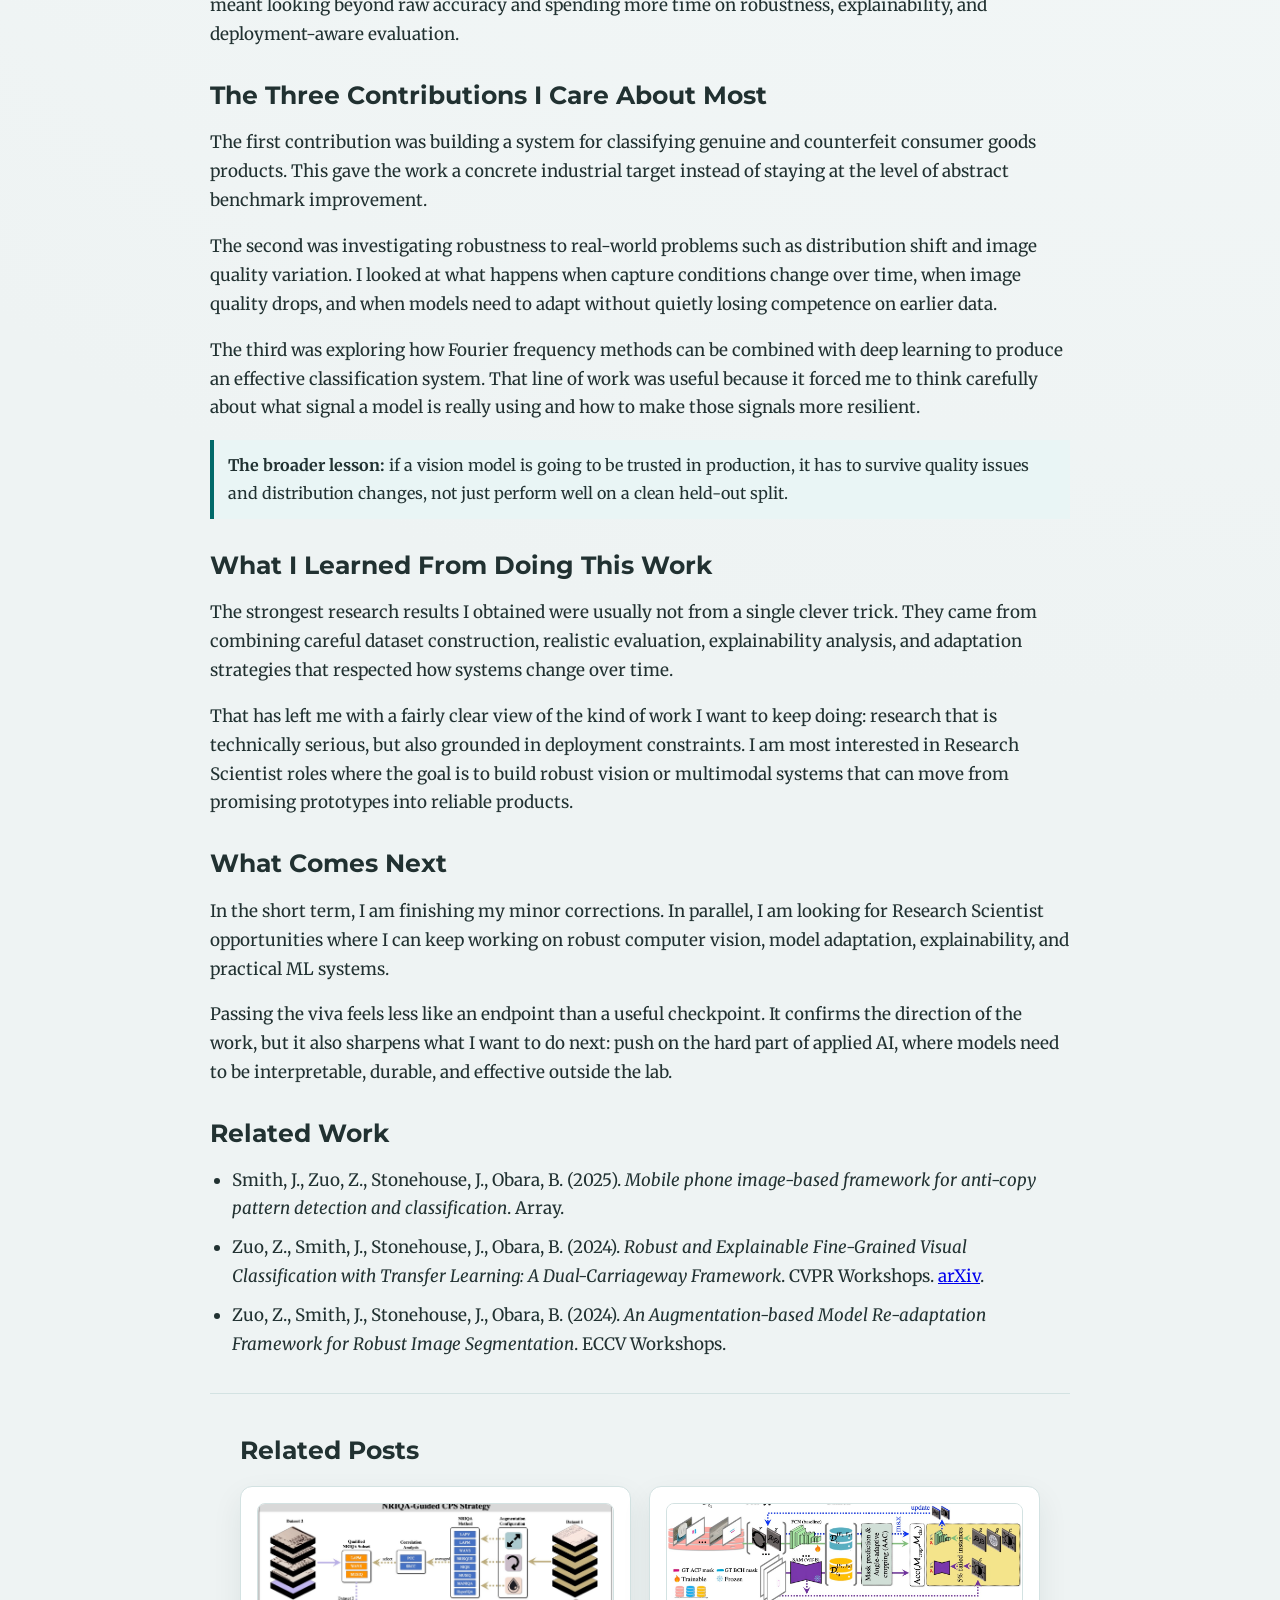
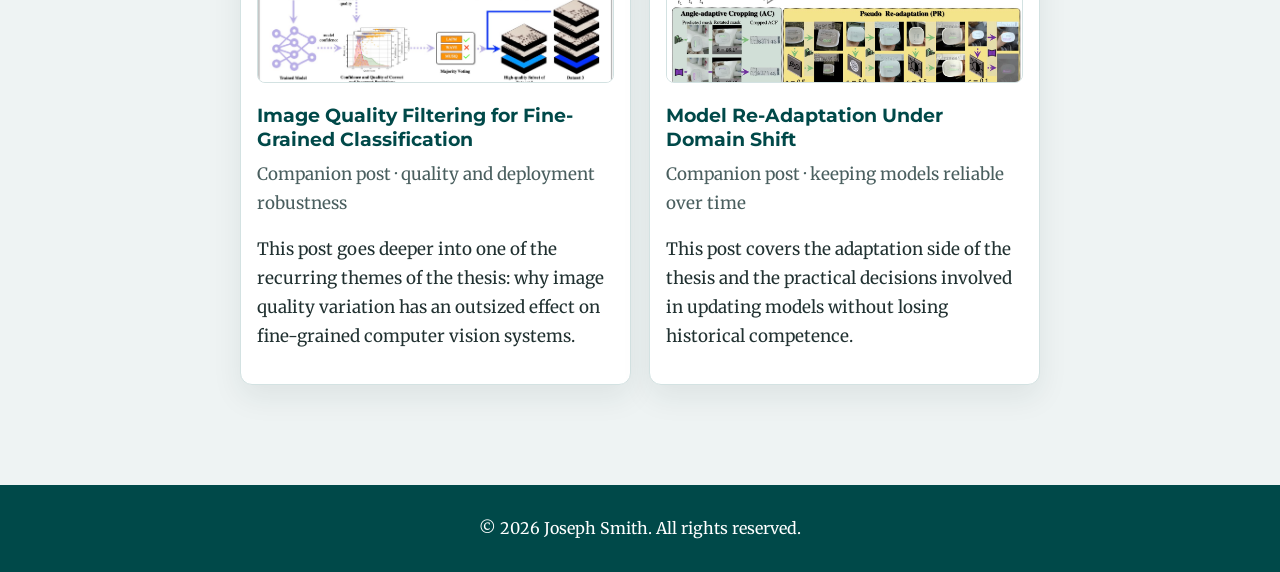
<file: blog/posts/2026-03-14-passing-my-phd-viva-and-what-comes-next.html>
<!DOCTYPE html>
<html lang="en">
<head>
    <meta charset="UTF-8">
    <meta name="viewport" content="width=device-width, initial-scale=1.0">
    <title>Passing My PhD Viva and What Comes Next</title>
    <link rel="stylesheet" href="../../css/styles.css?v=1.3">
    <link href="https://fonts.googleapis.com/css2?family=Montserrat:wght@700&family=Merriweather:wght@400&display=swap" rel="stylesheet">
    <link rel="icon" type="image/x-icon" href="../../images/your-headshot.jpg">
</head>
<body>
    <header>
        <div class="header-content">
            <div class="header-text">
                <h1>Dr Joseph Smith</h1>
                <p>Machine Learning Engineer | Computer Vision PhD</p>
            </div>
            <div class="header-image">
                <img src="../../images/your-headshot.jpg" alt="Joseph Smith" class="profile-pic">
            </div>
        </div>
    </header>

    <nav>
        <ul>
            <li><a href="../../index.html#about">About Me</a></li>
            <li><a href="../../index.html#education">Education</a></li>
            <li><a href="../../index.html#work-history">Work History</a></li>
            <li><a href="../../index.html#projects">Projects</a></li>
            <li><a href="../../index.html#skills">Skills</a></li>
            <li><a href="../../index.html#awards">Awards</a></li>
            <li><a href="../../index.html#publications">Publications</a></li>
            <li><a href="../../index.html#presentations">Presentations</a></li>
            <li><a href="../index.html">Blog</a></li>
            <li><a href="../../demo.html">Demo</a></li>
            <li><a href="../../index.html#contact">Contact</a></li>
        </ul>
    </nav>

    <section>
        <article class="post-content">
            <h1>Passing My PhD Viva and What Comes Next</h1>
            <p class="blog-meta">March 14, 2026 · 6 min read</p>
            <div class="content-switcher">
                <a class="blog-button secondary" href="../index.html">Back to Blog</a>
                <a class="blog-button" href="../../index.html">Back to Portfolio</a>
            </div>
            <div class="tag-list">
                <span class="tag-chip">PhD</span>
                <span class="tag-chip">Career</span>
                <span class="tag-chip">Robustness</span>
            </div>
            <figure class="post-hero">
                <img src="../../images/phd-thesis-cover.jpeg" alt="Printed PhD thesis cover for Robust and Explainable Deep Learning for Fine-Grained Visual Inspection in Anti-Counterfeiting Applications">
                <figcaption>The submitted thesis that underpinned the viva, focused on robust and explainable deep learning for fine-grained visual inspection in anti-counterfeiting applications.</figcaption>
            </figure>

            <h2>A Milestone I Have Been Working Toward for Years</h2>
            <p>On March 13, 2026, I passed my PhD viva, with minor corrections, at Newcastle University. That sentence is short, but it closes a chapter that has shaped how I think about research, engineering, and the gap between strong benchmark results and systems that actually hold up in the real world.</p>
            <p>My thesis is titled <em>Robust and Explainable Deep Learning for Fine-Grained Visual Inspection in Anti-Counterfeiting Applications</em>. It was carried out in collaboration with Procter &amp; Gamble and focused on a practical problem: how to build computer vision systems that can distinguish genuine and counterfeit consumer goods products while remaining useful when data quality shifts, domains drift, and deployment conditions stop looking like the training set.</p>

            <h2>What the Thesis Actually Tried to Solve</h2>
            <p>A lot of vision work looks strong in controlled experiments, then becomes much less convincing once images are noisy, lighting changes, capture devices differ, or product appearance evolves. My PhD was motivated by that gap.</p>
            <p>I wanted to understand how to make fine-grained visual inspection systems more dependable, especially in high-variance settings where subtle class differences matter and real operational data is messy. That meant looking beyond raw accuracy and spending more time on robustness, explainability, and deployment-aware evaluation.</p>

            <h2>The Three Contributions I Care About Most</h2>
            <p>The first contribution was building a system for classifying genuine and counterfeit consumer goods products. This gave the work a concrete industrial target instead of staying at the level of abstract benchmark improvement.</p>
            <p>The second was investigating robustness to real-world problems such as distribution shift and image quality variation. I looked at what happens when capture conditions change over time, when image quality drops, and when models need to adapt without quietly losing competence on earlier data.</p>
            <p>The third was exploring how Fourier frequency methods can be combined with deep learning to produce an effective classification system. That line of work was useful because it forced me to think carefully about what signal a model is really using and how to make those signals more resilient.</p>

            <div class="highlight">
                <strong>The broader lesson:</strong> if a vision model is going to be trusted in production, it has to survive quality issues and distribution changes, not just perform well on a clean held-out split.
            </div>

            <h2>What I Learned From Doing This Work</h2>
            <p>The strongest research results I obtained were usually not from a single clever trick. They came from combining careful dataset construction, realistic evaluation, explainability analysis, and adaptation strategies that respected how systems change over time.</p>
            <p>That has left me with a fairly clear view of the kind of work I want to keep doing: research that is technically serious, but also grounded in deployment constraints. I am most interested in Research Scientist roles where the goal is to build robust vision or multimodal systems that can move from promising prototypes into reliable products.</p>

            <h2>What Comes Next</h2>
            <p>In the short term, I am finishing my minor corrections. In parallel, I am looking for Research Scientist opportunities where I can keep working on robust computer vision, model adaptation, explainability, and practical ML systems.</p>
            <p>Passing the viva feels less like an endpoint than a useful checkpoint. It confirms the direction of the work, but it also sharpens what I want to do next: push on the hard part of applied AI, where models need to be interpretable, durable, and effective outside the lab.</p>

            <h2>Related Work</h2>
            <ul class="citation-list">
                <li>Smith, J., Zuo, Z., Stonehouse, J., Obara, B. (2025). <em>Mobile phone image-based framework for anti-copy pattern detection and classification</em>. Array.</li>
                <li>Zuo, Z., Smith, J., Stonehouse, J., Obara, B. (2024). <em>Robust and Explainable Fine-Grained Visual Classification with Transfer Learning: A Dual-Carriageway Framework</em>. CVPR Workshops. <a href="https://arxiv.org/abs/2405.05853">arXiv</a>.</li>
                <li>Zuo, Z., Smith, J., Stonehouse, J., Obara, B. (2024). <em>An Augmentation-based Model Re-adaptation Framework for Robust Image Segmentation</em>. ECCV Workshops.</li>
            </ul>

            <section class="related-posts">
                <h2>Related Posts</h2>
                <div class="blog-cards">
                    <article class="blog-card">
                        <img src="../../images/figure_quality_effects.jpg" alt="Quality effects on deep neural networks in fine-grained classification" class="blog-card-image">
                        <h3><a href="2026-03-11-image-quality-filtering-for-fgvc.html">Image Quality Filtering for Fine-Grained Classification</a></h3>
                        <p class="blog-meta">Companion post · quality and deployment robustness</p>
                        <p>This post goes deeper into one of the recurring themes of the thesis: why image quality variation has an outsized effect on fine-grained computer vision systems.</p>
                    </article>
                    <article class="blog-card">
                        <img src="../../images/framework-2.jpg" alt="Model re-adaptation framework overview" class="blog-card-image">
                        <h3><a href="2026-03-11-model-readaptation-under-domain-shift.html">Model Re-Adaptation Under Domain Shift</a></h3>
                        <p class="blog-meta">Companion post · keeping models reliable over time</p>
                        <p>This post covers the adaptation side of the thesis and the practical decisions involved in updating models without losing historical competence.</p>
                    </article>
                </div>
            </section>
        </article>
    </section>

    <footer>
        <p>&copy; 2026 Joseph Smith. All rights reserved.</p>
    </footer>
</body>
</html>
</file>
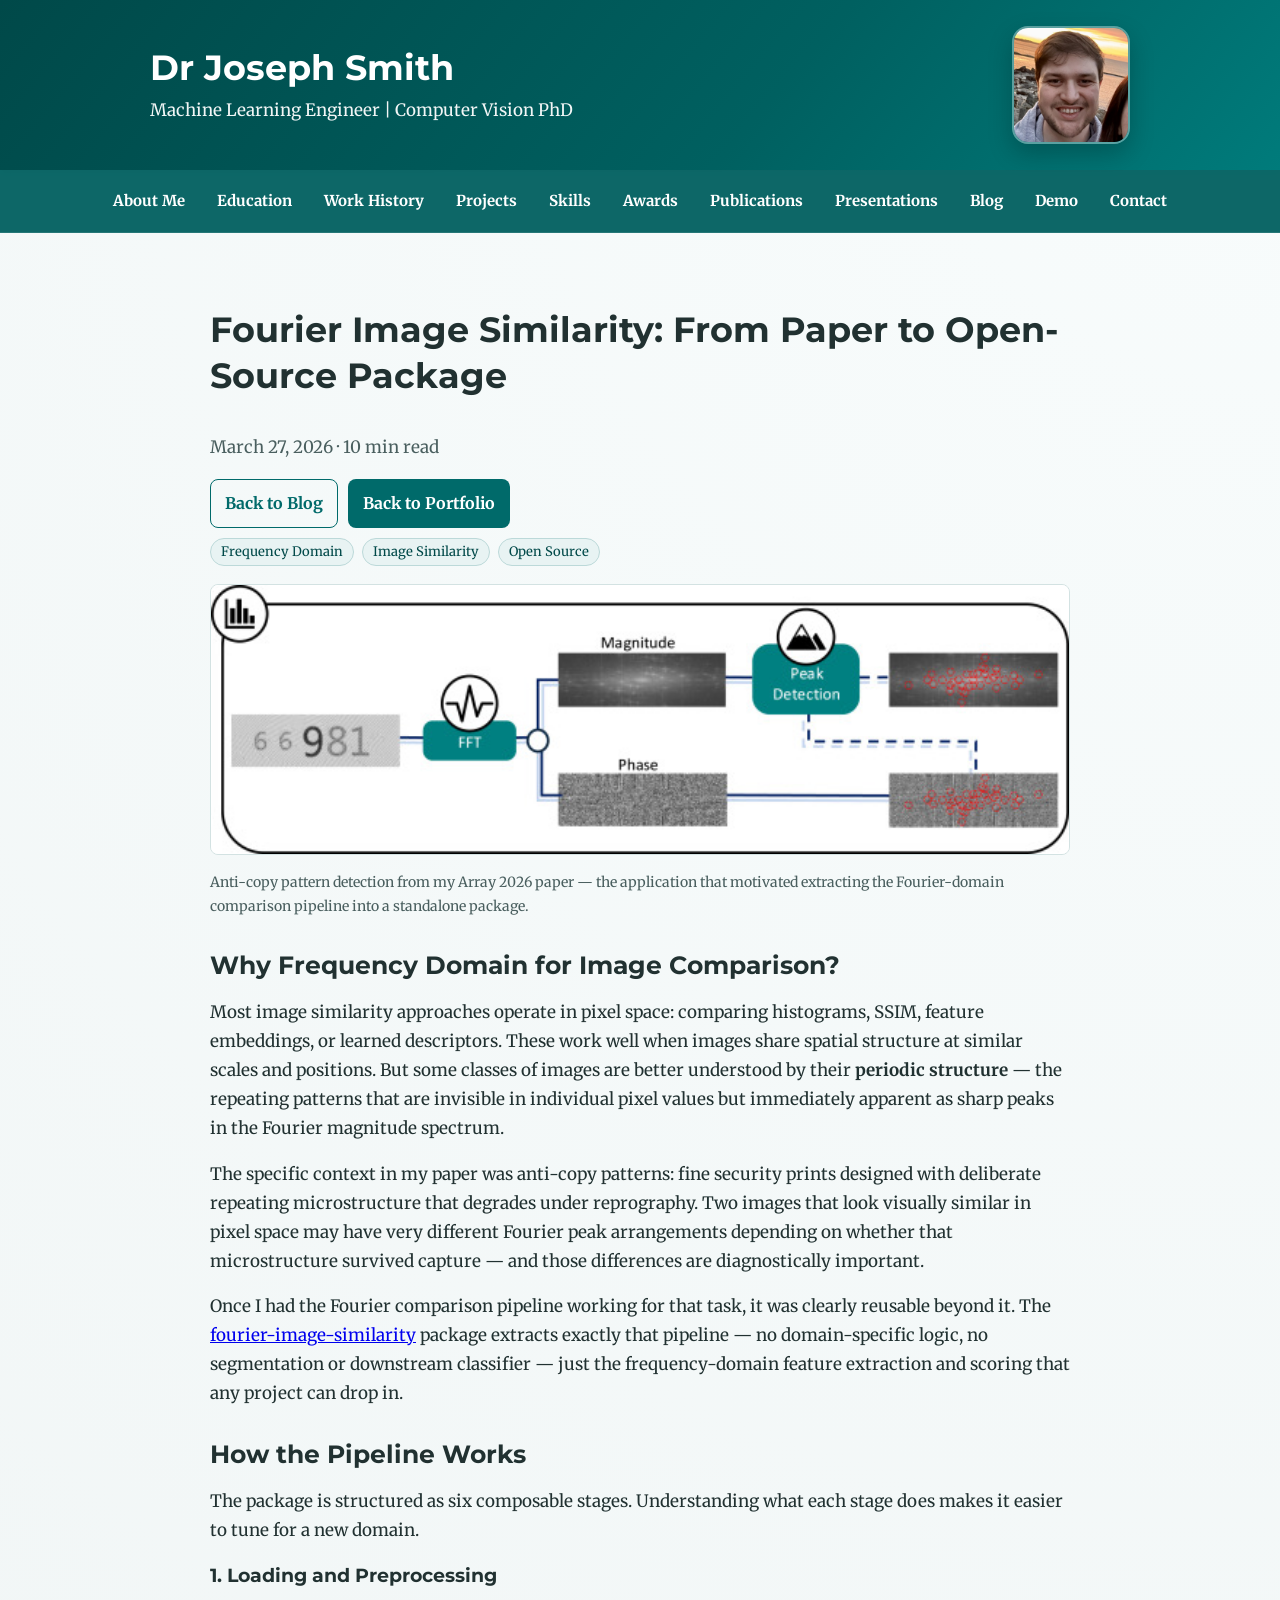
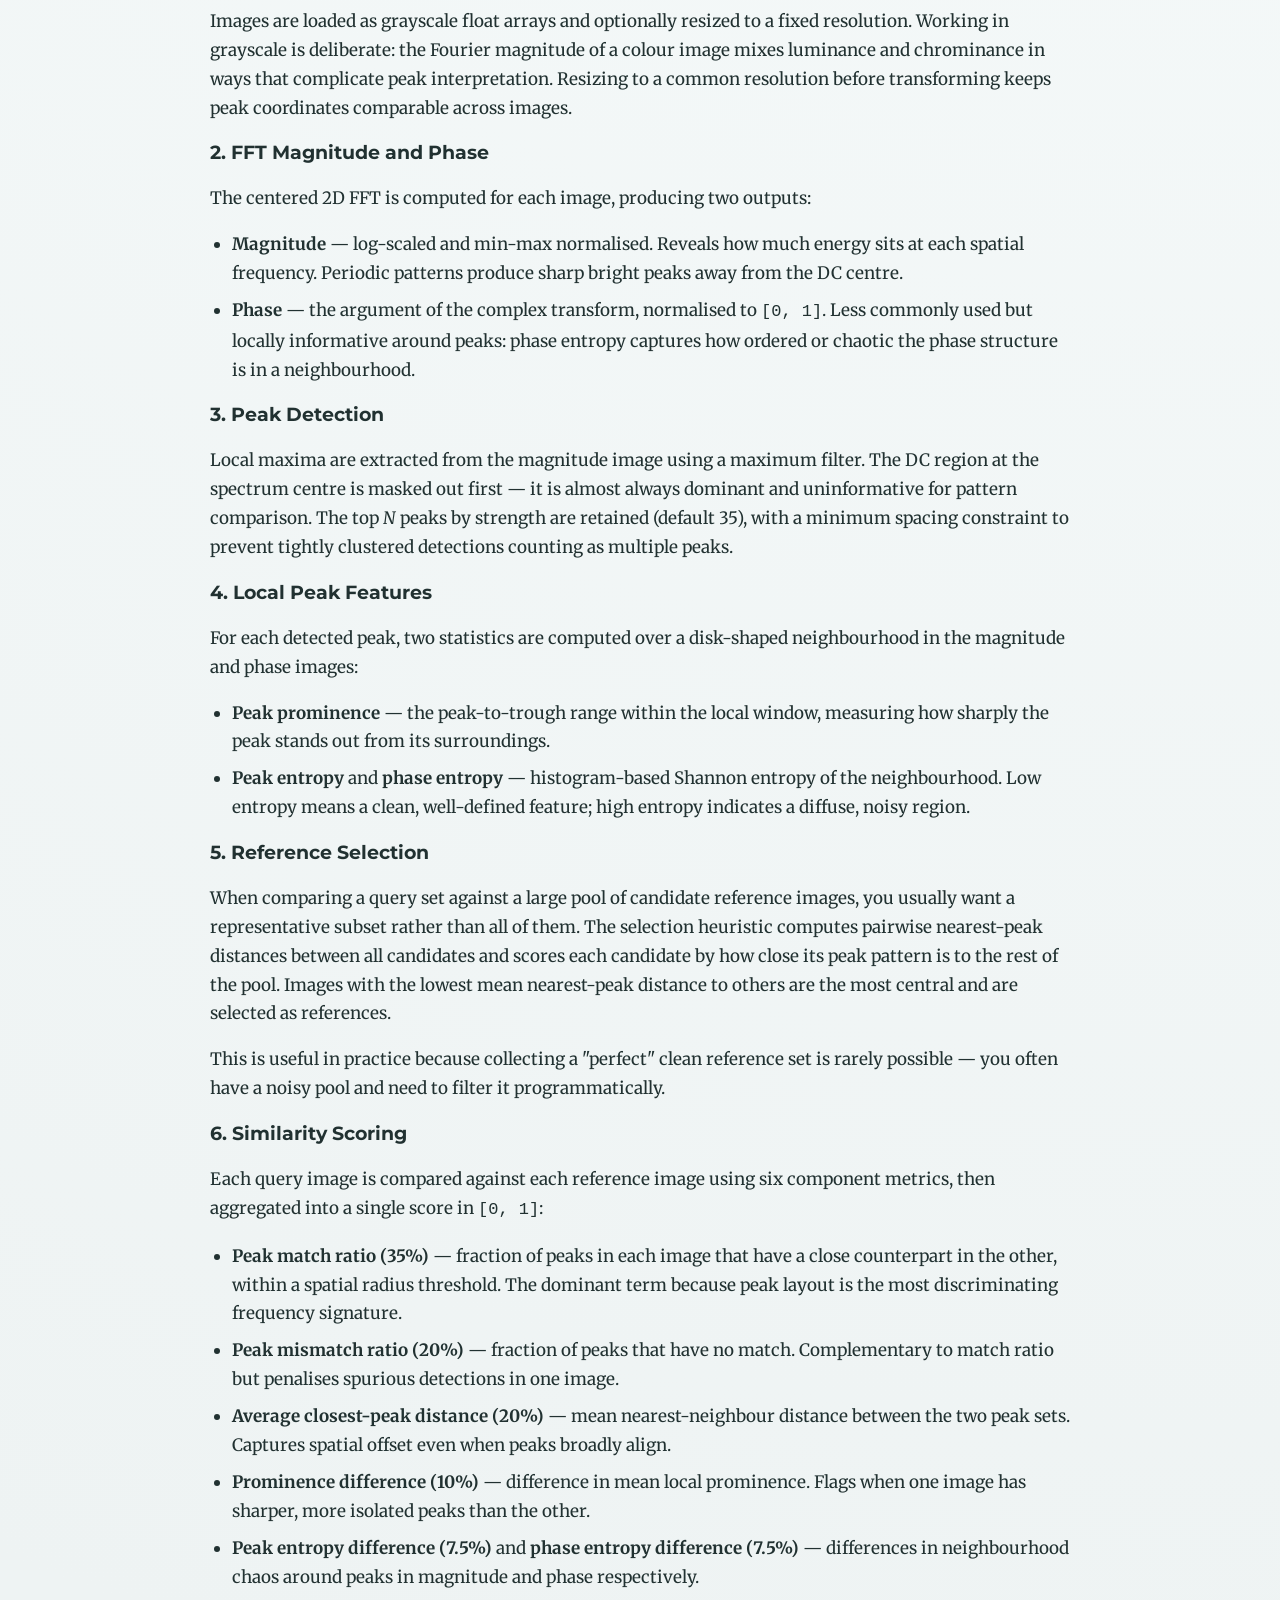
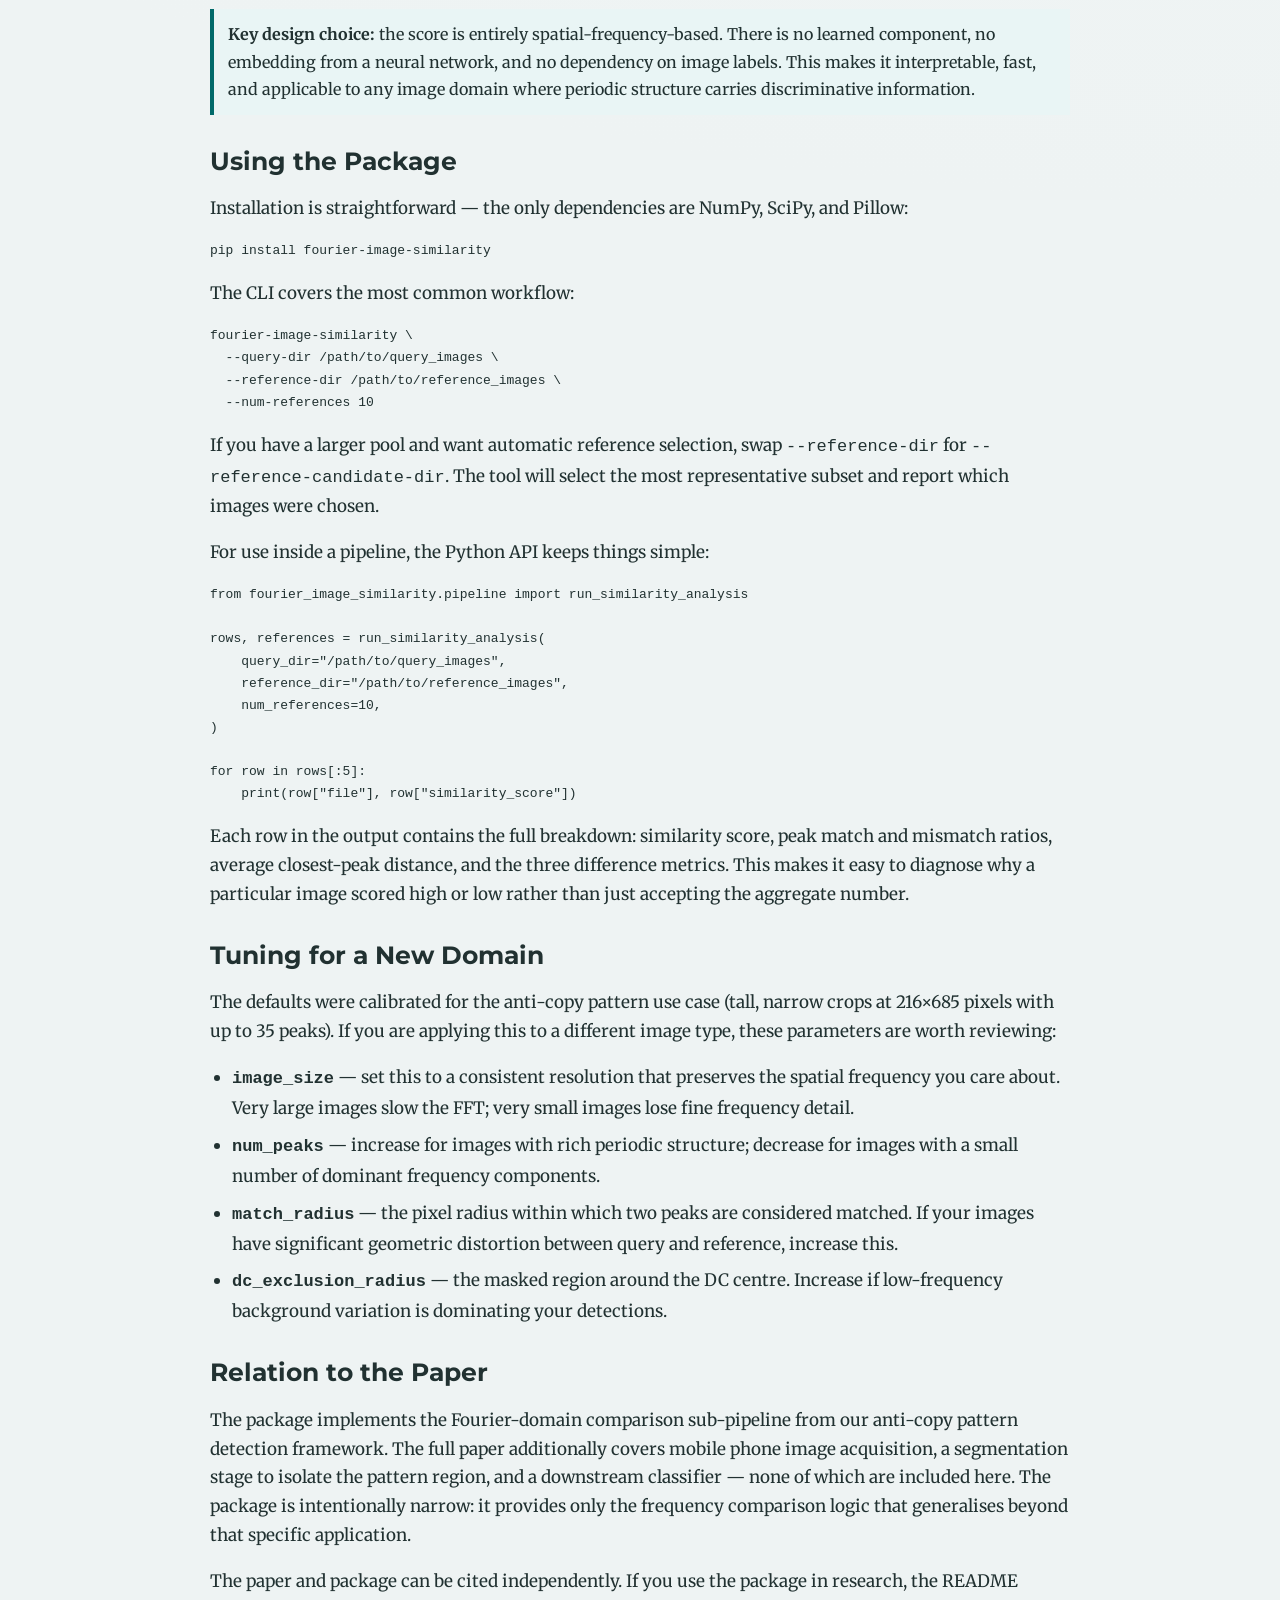
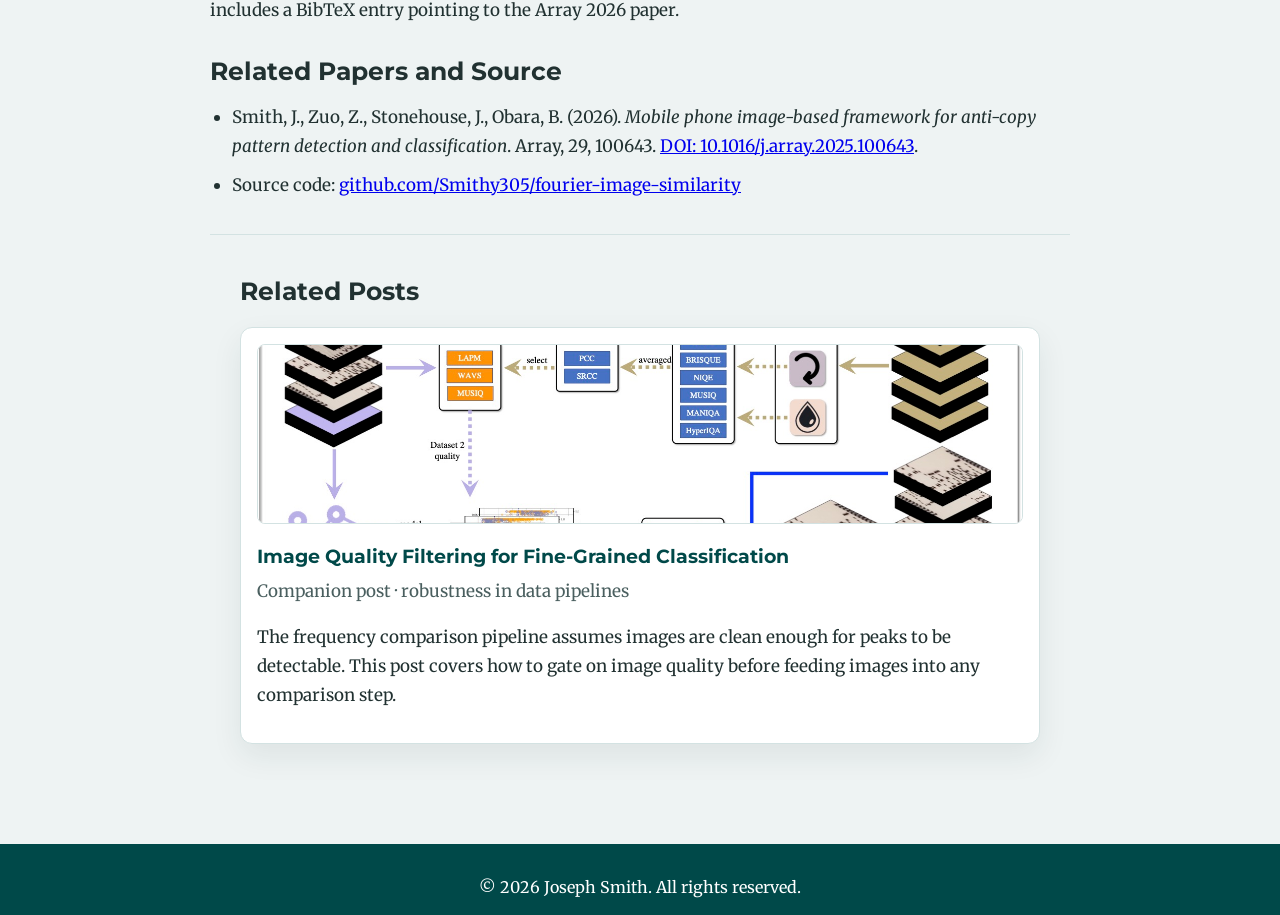
<file: blog/posts/2026-03-27-fourier-image-similarity.html>
<!DOCTYPE html>
<html lang="en">
<head>
    <meta charset="UTF-8">
    <meta name="viewport" content="width=device-width, initial-scale=1.0">
    <title>Fourier Image Similarity: From Paper to Open-Source Package</title>
    <link rel="stylesheet" href="../../css/styles.css?v=1.3">
    <link href="https://fonts.googleapis.com/css2?family=Montserrat:wght@700&family=Merriweather:wght@400&display=swap" rel="stylesheet">
    <link rel="icon" type="image/x-icon" href="../../images/your-headshot.jpg">
</head>
<body>
    <header>
        <div class="header-content">
            <div class="header-text">
                <h1>Dr Joseph Smith</h1>
                <p>Machine Learning Engineer | Computer Vision PhD</p>
            </div>
            <div class="header-image">
                <img src="../../images/your-headshot.jpg" alt="Joseph Smith" class="profile-pic">
            </div>
        </div>
    </header>

    <nav>
        <ul>
            <li><a href="../../index.html#about">About Me</a></li>
            <li><a href="../../index.html#education">Education</a></li>
            <li><a href="../../index.html#work-history">Work History</a></li>
            <li><a href="../../index.html#projects">Projects</a></li>
            <li><a href="../../index.html#skills">Skills</a></li>
            <li><a href="../../index.html#awards">Awards</a></li>
            <li><a href="../../index.html#publications">Publications</a></li>
            <li><a href="../../index.html#presentations">Presentations</a></li>
            <li><a href="../index.html">Blog</a></li>
            <li><a href="../../demo.html">Demo</a></li>
            <li><a href="../../index.html#contact">Contact</a></li>
        </ul>
    </nav>

    <section>
        <article class="post-content">
            <h1>Fourier Image Similarity: From Paper to Open-Source Package</h1>
            <p class="blog-meta">March 27, 2026 · 10 min read</p>
            <div class="content-switcher">
                <a class="blog-button secondary" href="../index.html">Back to Blog</a>
                <a class="blog-button" href="../../index.html">Back to Portfolio</a>
            </div>
            <div class="tag-list">
                <span class="tag-chip">Frequency Domain</span>
                <span class="tag-chip">Image Similarity</span>
                <span class="tag-chip">Open Source</span>
            </div>
            <figure class="post-hero">
                <img src="../../images/figure_mobile_phone_anti_copy.jpg" alt="Mobile phone image-based anti-copy pattern detection and classification framework">
                <figcaption>Anti-copy pattern detection from my Array 2026 paper — the application that motivated extracting the Fourier-domain comparison pipeline into a standalone package.</figcaption>
            </figure>

            <h2>Why Frequency Domain for Image Comparison?</h2>
            <p>Most image similarity approaches operate in pixel space: comparing histograms, SSIM, feature embeddings, or learned descriptors. These work well when images share spatial structure at similar scales and positions. But some classes of images are better understood by their <strong>periodic structure</strong> — the repeating patterns that are invisible in individual pixel values but immediately apparent as sharp peaks in the Fourier magnitude spectrum.</p>
            <p>The specific context in my paper was anti-copy patterns: fine security prints designed with deliberate repeating microstructure that degrades under reprography. Two images that look visually similar in pixel space may have very different Fourier peak arrangements depending on whether that microstructure survived capture — and those differences are diagnostically important.</p>
            <p>Once I had the Fourier comparison pipeline working for that task, it was clearly reusable beyond it. The <a href="https://github.com/Smithy305/fourier-image-similarity" target="_blank" rel="noopener">fourier-image-similarity</a> package extracts exactly that pipeline — no domain-specific logic, no segmentation or downstream classifier — just the frequency-domain feature extraction and scoring that any project can drop in.</p>

            <h2>How the Pipeline Works</h2>
            <p>The package is structured as six composable stages. Understanding what each stage does makes it easier to tune for a new domain.</p>

            <h3>1. Loading and Preprocessing</h3>
            <p>Images are loaded as grayscale float arrays and optionally resized to a fixed resolution. Working in grayscale is deliberate: the Fourier magnitude of a colour image mixes luminance and chrominance in ways that complicate peak interpretation. Resizing to a common resolution before transforming keeps peak coordinates comparable across images.</p>

            <h3>2. FFT Magnitude and Phase</h3>
            <p>The centered 2D FFT is computed for each image, producing two outputs:</p>
            <ul>
                <li><strong>Magnitude</strong> — log-scaled and min-max normalised. Reveals how much energy sits at each spatial frequency. Periodic patterns produce sharp bright peaks away from the DC centre.</li>
                <li><strong>Phase</strong> — the argument of the complex transform, normalised to <code>[0, 1]</code>. Less commonly used but locally informative around peaks: phase entropy captures how ordered or chaotic the phase structure is in a neighbourhood.</li>
            </ul>

            <h3>3. Peak Detection</h3>
            <p>Local maxima are extracted from the magnitude image using a maximum filter. The DC region at the spectrum centre is masked out first — it is almost always dominant and uninformative for pattern comparison. The top <em>N</em> peaks by strength are retained (default 35), with a minimum spacing constraint to prevent tightly clustered detections counting as multiple peaks.</p>

            <h3>4. Local Peak Features</h3>
            <p>For each detected peak, two statistics are computed over a disk-shaped neighbourhood in the magnitude and phase images:</p>
            <ul>
                <li><strong>Peak prominence</strong> — the peak-to-trough range within the local window, measuring how sharply the peak stands out from its surroundings.</li>
                <li><strong>Peak entropy</strong> and <strong>phase entropy</strong> — histogram-based Shannon entropy of the neighbourhood. Low entropy means a clean, well-defined feature; high entropy indicates a diffuse, noisy region.</li>
            </ul>

            <h3>5. Reference Selection</h3>
            <p>When comparing a query set against a large pool of candidate reference images, you usually want a representative subset rather than all of them. The selection heuristic computes pairwise nearest-peak distances between all candidates and scores each candidate by how close its peak pattern is to the rest of the pool. Images with the lowest mean nearest-peak distance to others are the most central and are selected as references.</p>
            <p>This is useful in practice because collecting a "perfect" clean reference set is rarely possible — you often have a noisy pool and need to filter it programmatically.</p>

            <h3>6. Similarity Scoring</h3>
            <p>Each query image is compared against each reference image using six component metrics, then aggregated into a single score in <code>[0, 1]</code>:</p>
            <ul>
                <li><strong>Peak match ratio (35%)</strong> — fraction of peaks in each image that have a close counterpart in the other, within a spatial radius threshold. The dominant term because peak layout is the most discriminating frequency signature.</li>
                <li><strong>Peak mismatch ratio (20%)</strong> — fraction of peaks that have no match. Complementary to match ratio but penalises spurious detections in one image.</li>
                <li><strong>Average closest-peak distance (20%)</strong> — mean nearest-neighbour distance between the two peak sets. Captures spatial offset even when peaks broadly align.</li>
                <li><strong>Prominence difference (10%)</strong> — difference in mean local prominence. Flags when one image has sharper, more isolated peaks than the other.</li>
                <li><strong>Peak entropy difference (7.5%)</strong> and <strong>phase entropy difference (7.5%)</strong> — differences in neighbourhood chaos around peaks in magnitude and phase respectively.</li>
            </ul>

            <div class="highlight">
                <strong>Key design choice:</strong> the score is entirely spatial-frequency-based. There is no learned component, no embedding from a neural network, and no dependency on image labels. This makes it interpretable, fast, and applicable to any image domain where periodic structure carries discriminative information.
            </div>

            <h2>Using the Package</h2>
            <p>Installation is straightforward — the only dependencies are NumPy, SciPy, and Pillow:</p>
            <pre><code>pip install fourier-image-similarity</code></pre>

            <p>The CLI covers the most common workflow:</p>
            <pre><code>fourier-image-similarity \
  --query-dir /path/to/query_images \
  --reference-dir /path/to/reference_images \
  --num-references 10</code></pre>

            <p>If you have a larger pool and want automatic reference selection, swap <code>--reference-dir</code> for <code>--reference-candidate-dir</code>. The tool will select the most representative subset and report which images were chosen.</p>

            <p>For use inside a pipeline, the Python API keeps things simple:</p>
            <pre><code>from fourier_image_similarity.pipeline import run_similarity_analysis

rows, references = run_similarity_analysis(
    query_dir="/path/to/query_images",
    reference_dir="/path/to/reference_images",
    num_references=10,
)

for row in rows[:5]:
    print(row["file"], row["similarity_score"])</code></pre>

            <p>Each row in the output contains the full breakdown: similarity score, peak match and mismatch ratios, average closest-peak distance, and the three difference metrics. This makes it easy to diagnose why a particular image scored high or low rather than just accepting the aggregate number.</p>

            <h2>Tuning for a New Domain</h2>
            <p>The defaults were calibrated for the anti-copy pattern use case (tall, narrow crops at 216×685 pixels with up to 35 peaks). If you are applying this to a different image type, these parameters are worth reviewing:</p>
            <ul>
                <li><strong><code>image_size</code></strong> — set this to a consistent resolution that preserves the spatial frequency you care about. Very large images slow the FFT; very small images lose fine frequency detail.</li>
                <li><strong><code>num_peaks</code></strong> — increase for images with rich periodic structure; decrease for images with a small number of dominant frequency components.</li>
                <li><strong><code>match_radius</code></strong> — the pixel radius within which two peaks are considered matched. If your images have significant geometric distortion between query and reference, increase this.</li>
                <li><strong><code>dc_exclusion_radius</code></strong> — the masked region around the DC centre. Increase if low-frequency background variation is dominating your detections.</li>
            </ul>

            <h2>Relation to the Paper</h2>
            <p>The package implements the Fourier-domain comparison sub-pipeline from our anti-copy pattern detection framework. The full paper additionally covers mobile phone image acquisition, a segmentation stage to isolate the pattern region, and a downstream classifier — none of which are included here. The package is intentionally narrow: it provides only the frequency comparison logic that generalises beyond that specific application.</p>
            <p>The paper and package can be cited independently. If you use the package in research, the README includes a BibTeX entry pointing to the Array 2026 paper.</p>

            <h2>Related Papers and Source</h2>
            <ul class="citation-list">
                <li>Smith, J., Zuo, Z., Stonehouse, J., Obara, B. (2026). <em>Mobile phone image-based framework for anti-copy pattern detection and classification</em>. Array, 29, 100643. <a href="https://doi.org/10.1016/j.array.2025.100643" target="_blank" rel="noopener">DOI: 10.1016/j.array.2025.100643</a>.</li>
                <li>Source code: <a href="https://github.com/Smithy305/fourier-image-similarity" target="_blank" rel="noopener">github.com/Smithy305/fourier-image-similarity</a></li>
            </ul>

            <section class="related-posts">
                <h2>Related Posts</h2>
                <div class="blog-cards">
                    <article class="blog-card">
                        <img src="../../images/figure_quality_effects.jpg" alt="Quality effects on deep neural network classification" class="blog-card-image">
                        <h3><a href="2026-03-11-image-quality-filtering-for-fgvc.html">Image Quality Filtering for Fine-Grained Classification</a></h3>
                        <p class="blog-meta">Companion post · robustness in data pipelines</p>
                        <p>The frequency comparison pipeline assumes images are clean enough for peaks to be detectable. This post covers how to gate on image quality before feeding images into any comparison step.</p>
                    </article>
                </div>
            </section>
        </article>
    </section>

    <footer>
        <p>&copy; 2026 Joseph Smith. All rights reserved.</p>
    </footer>
</body>
</html>
</file>
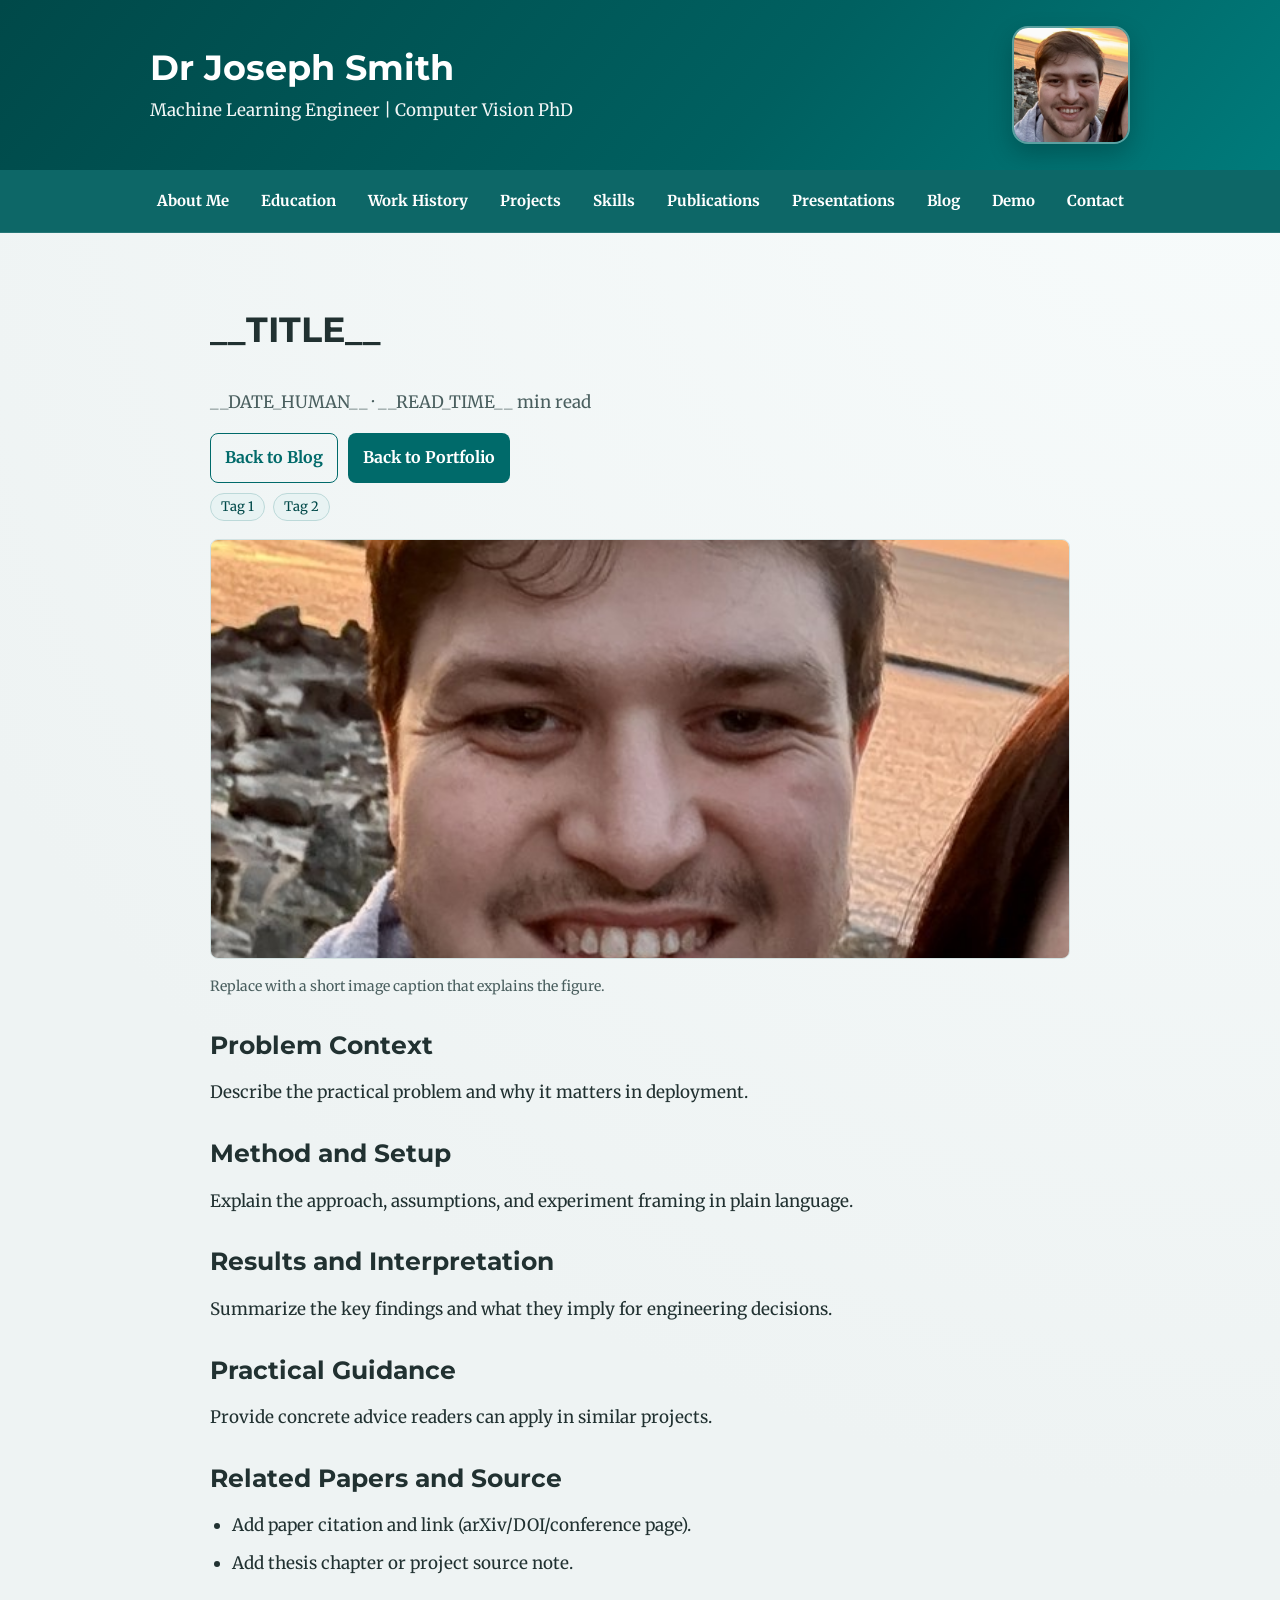
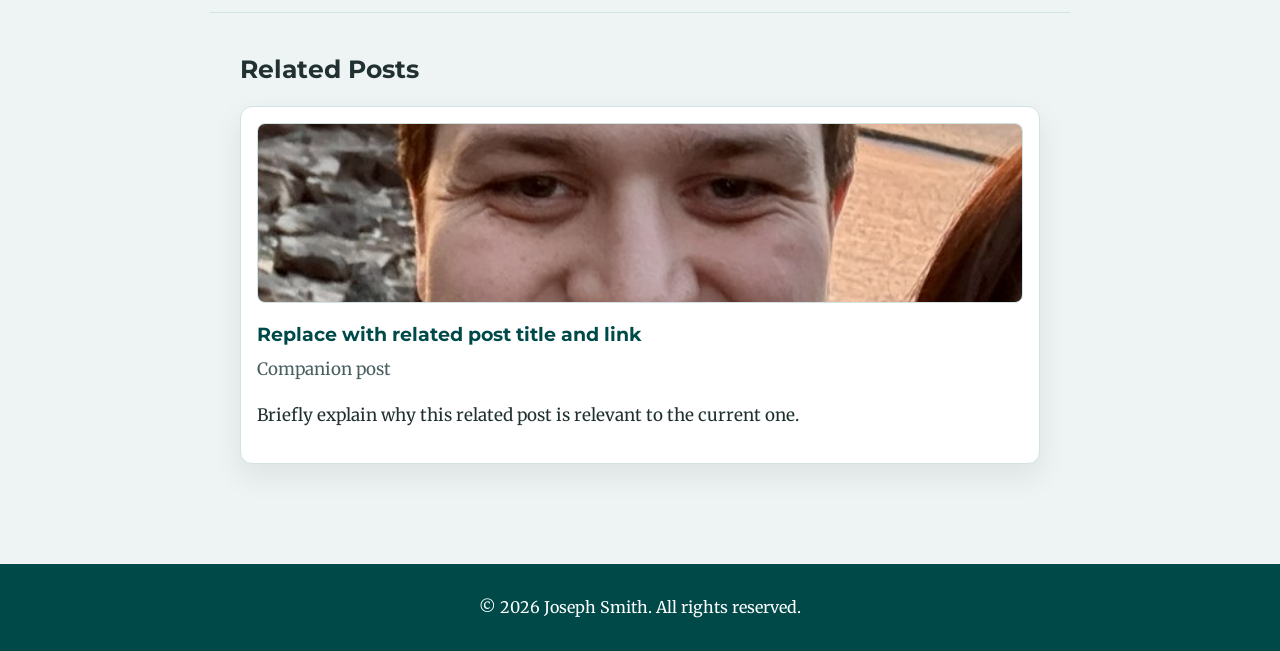
<file: blog/templates/post-template.html>
<!DOCTYPE html>
<html lang="en">
<head>
    <meta charset="UTF-8">
    <meta name="viewport" content="width=device-width, initial-scale=1.0">
    <title>__TITLE__</title>
    <link rel="stylesheet" href="../../css/styles.css?v=1.2">
    <link href="https://fonts.googleapis.com/css2?family=Montserrat:wght@700&family=Merriweather:wght@400&display=swap" rel="stylesheet">
    <link rel="icon" type="image/x-icon" href="../../images/your-headshot.jpg">
</head>
<body>
    <header>
        <div class="header-content">
            <div class="header-text">
                <h1>Dr Joseph Smith</h1>
                <p>Machine Learning Engineer | Computer Vision PhD</p>
            </div>
            <div class="header-image">
                <img src="../../images/your-headshot.jpg" alt="Joseph Smith" class="profile-pic">
            </div>
        </div>
    </header>

    <nav>
        <ul>
            <li><a href="../../index.html#about">About Me</a></li>
            <li><a href="../../index.html#education">Education</a></li>
            <li><a href="../../index.html#work-history">Work History</a></li>
            <li><a href="../../index.html#projects">Projects</a></li>
            <li><a href="../../index.html#skills">Skills</a></li>
            <li><a href="../../index.html#publications">Publications</a></li>
            <li><a href="../../index.html#presentations">Presentations</a></li>
            <li><a href="../index.html">Blog</a></li>
            <li><a href="../../demo.html">Demo</a></li>
            <li><a href="../../index.html#contact">Contact</a></li>
        </ul>
    </nav>

    <section>
        <article class="post-content">
            <h1>__TITLE__</h1>
            <p class="blog-meta">__DATE_HUMAN__ · __READ_TIME__ min read</p>
            <div class="content-switcher">
                <a class="blog-button secondary" href="../index.html">Back to Blog</a>
                <a class="blog-button" href="../../index.html">Back to Portfolio</a>
            </div>
            <div class="tag-list">
                <span class="tag-chip">Tag 1</span>
                <span class="tag-chip">Tag 2</span>
            </div>
            <figure class="post-hero">
                <img src="../../images/your-headshot.jpg" alt="Replace with a relevant hero image for this post">
                <figcaption>Replace with a short image caption that explains the figure.</figcaption>
            </figure>

            <h2>Problem Context</h2>
            <p>Describe the practical problem and why it matters in deployment.</p>

            <h2>Method and Setup</h2>
            <p>Explain the approach, assumptions, and experiment framing in plain language.</p>

            <h2>Results and Interpretation</h2>
            <p>Summarize the key findings and what they imply for engineering decisions.</p>

            <h2>Practical Guidance</h2>
            <p>Provide concrete advice readers can apply in similar projects.</p>

            <h2>Related Papers and Source</h2>
            <ul class="citation-list">
                <li>Add paper citation and link (arXiv/DOI/conference page).</li>
                <li>Add thesis chapter or project source note.</li>
            </ul>

            <section class="related-posts">
                <h2>Related Posts</h2>
                <div class="blog-cards">
                    <article class="blog-card">
                        <img src="../../images/your-headshot.jpg" alt="Replace with related post image" class="blog-card-image">
                        <h3><a href="#">Replace with related post title and link</a></h3>
                        <p class="blog-meta">Companion post</p>
                        <p>Briefly explain why this related post is relevant to the current one.</p>
                    </article>
                </div>
            </section>
        </article>
    </section>

    <footer>
        <p>&copy; 2026 Joseph Smith. All rights reserved.</p>
    </footer>
</body>
</html>
</file>
<file: css/styles.css>
:root {
    --bg: #eef3f3;
    --surface: #ffffff;
    --surface-alt: #f5fafa;
    --text: #213131;
    --muted: #4a5f5f;
    --brand: #006a6a;
    --brand-dark: #004949;
    --line: #d3e2e2;
    --shadow: 0 12px 30px rgba(22, 54, 54, 0.08);
}

* {
    box-sizing: border-box;
}

body {
    font-family: 'Merriweather', serif;
    line-height: 1.7;
    margin: 0;
    padding: 0;
    background: radial-gradient(circle at top right, #f8fcfc 0%, var(--bg) 58%);
    color: var(--text);
}

h1,
h2,
h3 {
    font-family: 'Montserrat', sans-serif;
    line-height: 1.3;
}

h1 {
    font-size: clamp(1.8rem, 1.3rem + 1.1vw, 2.3rem);
}

h2 {
    font-size: clamp(1.25rem, 1rem + 0.7vw, 1.7rem);
    margin-bottom: 16px;
}

header {
    background: linear-gradient(130deg, var(--brand-dark), #006060 60%, #007b7b);
    color: #fff;
    padding: 26px 20px;
}

.header-content {
    max-width: 980px;
    margin: 0 auto;
    display: flex;
    justify-content: space-between;
    align-items: center;
    gap: 20px;
    flex-wrap: wrap;
}

.header-text {
    text-align: left;
}

.header-text h1 {
    margin: 0;
}

.header-text p {
    margin: 6px 0 0;
    opacity: 0.95;
    font-size: 17px;
}

.header-image {
    display: flex;
    justify-content: center;
}

.profile-pic {
    width: 118px;
    height: 118px;
    object-fit: cover;
    border-radius: 16px;
    border: 2px solid rgba(255, 255, 255, 0.35);
    box-shadow: 0 10px 24px rgba(0, 0, 0, 0.22);
}

nav {
    background: rgba(0, 95, 95, 0.95);
    backdrop-filter: blur(4px);
    position: sticky;
    top: 0;
    z-index: 20;
    border-bottom: 1px solid rgba(255, 255, 255, 0.1);
}

nav ul {
    max-width: 1120px;
    margin: 0 auto;
    padding: 10px 16px;
    list-style: none;
    display: flex;
    gap: 8px;
    flex-wrap: wrap;
    justify-content: center;
}

nav ul li {
    margin: 0;
}

nav ul li a {
    display: inline-block;
    color: #fff;
    text-decoration: none;
    font-size: 15px;
    font-weight: 700;
    padding: 8px 12px;
    border-radius: 999px;
    transition: background-color 0.2s ease, transform 0.2s ease;
}

nav ul li a:hover {
    background-color: rgba(255, 255, 255, 0.16);
    transform: translateY(-1px);
}

section {
    padding: 40px 30px;
    margin: 0;
}

section > * {
    max-width: 860px;
    margin-left: auto;
    margin-right: auto;
}

section + section {
    border-top: 1px solid var(--line);
}

#about,
#education,
#work-history,
#skills,
#awards,
#publications,
#presentations,
#blog,
#references,
#contact,
.post-content,
.blog-intro,
.blog-listing {
    animation: section-fade 420ms ease;
}

@keyframes section-fade {
    from {
        opacity: 0;
        transform: translateY(6px);
    }

    to {
        opacity: 1;
        transform: translateY(0);
    }
}

section ul {
    padding-left: 22px;
}

section li {
    margin-bottom: 8px;
}

#education ul,
#work-history ul,
#awards ul,
#publications ul,
#presentations ul {
    list-style: none;
    padding-left: 0;
}

#education li,
#work-history li,
#awards li,
#publications li,
#presentations li {
    background: var(--surface);
    border: 1px solid var(--line);
    border-radius: 12px;
    box-shadow: var(--shadow);
    padding: 18px;
    margin-bottom: 16px;
}

#education h3,
#work-history h3,
#awards h3,
#publications h3,
#presentations h3 {
    margin-top: 0;
}

.award-card {
    background: linear-gradient(165deg, #ffffff 0%, #f7fbfb 100%);
    border: 1px solid #cbdede;
    border-radius: 14px;
    box-shadow: var(--shadow);
    padding: 20px;
    display: grid;
    gap: 14px;
}

.award-copy p {
    margin-bottom: 0;
}

.award-caption {
    color: var(--muted);
    font-size: 15px;
}

.certificate-button {
    width: fit-content;
    border: 1px solid var(--brand);
    background-color: var(--brand);
    color: #fff;
    padding: 9px 14px;
    border-radius: 8px;
    font-family: 'Montserrat', sans-serif;
    font-weight: 700;
    cursor: pointer;
    transition: background-color 0.2s ease, transform 0.2s ease;
}

.certificate-button:hover {
    background-color: var(--brand-dark);
    transform: translateY(-1px);
}

.certificate-button:disabled {
    background-color: #9eb8b8;
    border-color: #9eb8b8;
    cursor: not-allowed;
    transform: none;
}

.award-certificate {
    width: 100%;
    max-width: 720px;
    border-radius: 10px;
    border: 1px solid #bfd6d6;
    box-shadow: 0 14px 28px rgba(15, 50, 50, 0.16);
    cursor: zoom-in;
}

.award-certificate--hidden {
    display: none;
}

.award-status {
    margin-top: -4px;
}

.award-status-missing {
    color: #7a2d2d;
}

#skills ul {
    list-style-type: none;
    padding: 0;
}

#skills li {
    margin-bottom: 10px;
    padding: 14px 16px;
    border: 1px solid var(--line);
    border-radius: 10px;
    background: var(--surface);
}

#skills li strong {
    color: var(--brand);
}

.blog-cards {
    display: grid;
    grid-template-columns: repeat(auto-fit, minmax(260px, 1fr));
    gap: 18px;
    margin: 20px 0;
}

.blog-cards--centered {
    display: grid;
    width: fit-content;
    max-width: 100%;
    grid-template-columns: repeat(3, 280px);
    justify-content: center;
    margin: 20px auto;
}

.blog-cards--centered .blog-card {
    width: 100%;
    max-width: 280px;
}

.blog-card {
    border: 1px solid var(--line);
    border-radius: 12px;
    padding: 16px;
    background-color: var(--surface);
    box-shadow: var(--shadow);
    transition: transform 0.2s ease, box-shadow 0.2s ease;
}

.blog-card:hover {
    transform: translateY(-3px);
    box-shadow: 0 18px 36px rgba(20, 54, 54, 0.14);
}

.blog-card-image {
    width: 100%;
    height: 180px;
    object-fit: cover;
    border-radius: 8px;
    margin-bottom: 12px;
    border: 1px solid var(--line);
}

.blog-card h3 {
    margin-top: 0;
    margin-bottom: 8px;
}

.blog-card h3 a {
    color: var(--brand-dark);
    text-decoration: none;
}

.blog-card h3 a:hover {
    text-decoration: underline;
}

.blog-meta {
    color: var(--muted);
    font-size: 14px;
    margin-top: 0;
}

.tag-list {
    display: flex;
    flex-wrap: wrap;
    gap: 8px;
    margin: 10px 0 14px;
}

.tag-chip {
    display: inline-block;
    padding: 4px 10px;
    border-radius: 999px;
    font-size: 13px;
    line-height: 1.4;
    background-color: #e8f3f3;
    color: var(--brand-dark);
    border: 1px solid #bcd9d9;
}

.filter-controls {
    display: flex;
    flex-wrap: wrap;
    gap: 10px;
    margin-bottom: 18px;
}

.filter-btn {
    border: 1px solid #90c8c8;
    background: #f2fbfb;
    color: #005959;
    padding: 8px 12px;
    border-radius: 999px;
    font-weight: 700;
    cursor: pointer;
}

.filter-btn.active,
.filter-btn:hover {
    background: var(--brand);
    color: #fff;
    border-color: var(--brand);
}

.blog-button {
    display: inline-block;
    padding: 10px 14px;
    border-radius: 8px;
    background-color: var(--brand);
    color: #fff;
    text-decoration: none;
    font-weight: 700;
    border: 1px solid transparent;
}

.blog-button:hover {
    background-color: var(--brand-dark);
}

.blog-button.secondary {
    background-color: transparent;
    border-color: var(--brand);
    color: var(--brand);
}

.blog-button.secondary:hover {
    color: #fff;
    background-color: var(--brand-dark);
    border-color: var(--brand-dark);
}

.content-switcher {
    display: flex;
    gap: 10px;
    flex-wrap: wrap;
    margin-top: 14px;
}

.blog-intro,
.blog-listing,
.post-content {
    background: transparent;
    border: none;
    border-radius: 0;
    padding: 0;
    box-shadow: none;
}

.post-content h2 {
    margin-top: 30px;
}

.post-content p,
.post-content li {
    font-size: 17px;
}

.post-content .highlight {
    background: #e9f5f5;
    border-left: 4px solid var(--brand);
    padding: 12px 14px;
    margin: 18px 0;
}

.post-hero {
    margin: 18px 0 8px;
}

.post-hero img {
    width: 100%;
    max-height: 420px;
    object-fit: cover;
    border-radius: 8px;
    border: 1px solid var(--line);
}

.post-hero figcaption {
    font-size: 14px;
    color: var(--muted);
    margin-top: 8px;
}

.related-posts {
    margin-top: 34px;
    padding-top: 10px;
    border-top: 1px solid var(--line);
}

.post-content .citation-list li {
    margin-bottom: 10px;
}

footer {
    background-color: var(--brand-dark);
    color: #fff;
    text-align: center;
    padding: 14px 0;
    margin-top: 0;
}

#contact {
    text-align: center;
}

#contact p {
    display: inline-block;
    margin: 0 12px;
}

#contact i {
    font-size: 24px;
    color: var(--brand);
    transition: color 0.2s ease;
}

#contact a:hover i {
    color: #0d9d9d;
}

.modal-backdrop {
    position: fixed;
    top: 0;
    left: 0;
    width: 100%;
    height: 100%;
    background-color: rgba(0, 0, 0, 0.82);
    display: flex;
    align-items: center;
    justify-content: center;
    cursor: pointer;
    z-index: 1000;
}

.modal-backdrop img {
    max-width: 90%;
    max-height: 90%;
    box-shadow: 0 0 10px #fff;
}

@media (max-width: 768px) {
    header {
        padding: 18px 16px;
    }

    .header-content {
        flex-direction: column;
        text-align: center;
    }

    .header-text {
        text-align: center;
    }

    nav ul {
        justify-content: flex-start;
        overflow-x: auto;
        flex-wrap: nowrap;
        padding-bottom: 12px;
    }

    nav ul li a {
        white-space: nowrap;
    }

    section {
        padding: 28px 16px;
    }

    .blog-cards--centered {
        grid-template-columns: 1fr;
    }

    #education li,
    #work-history li,
    #publications li,
    #presentations li,
    #skills li,
    .award-card,
    .post-content,
    .blog-intro,
    .blog-listing {
        padding: 16px;
    }
}
</file>
